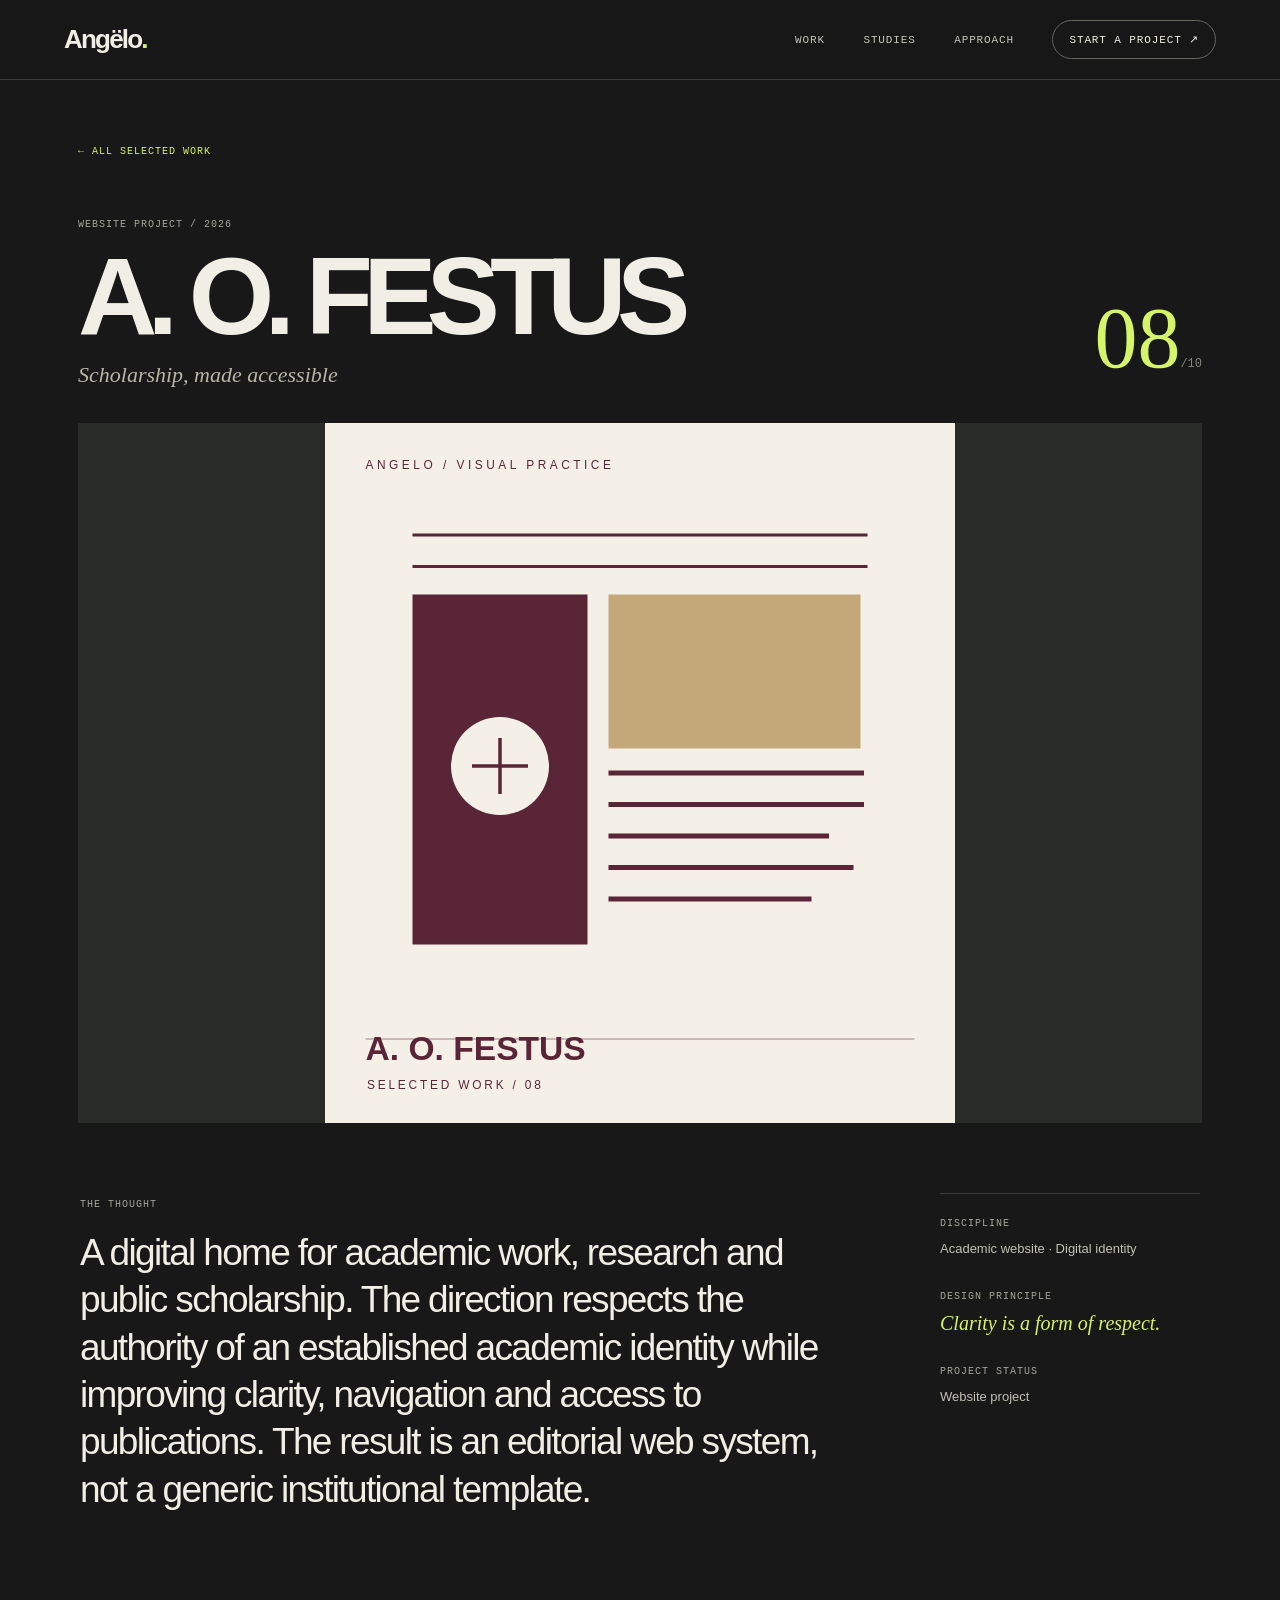
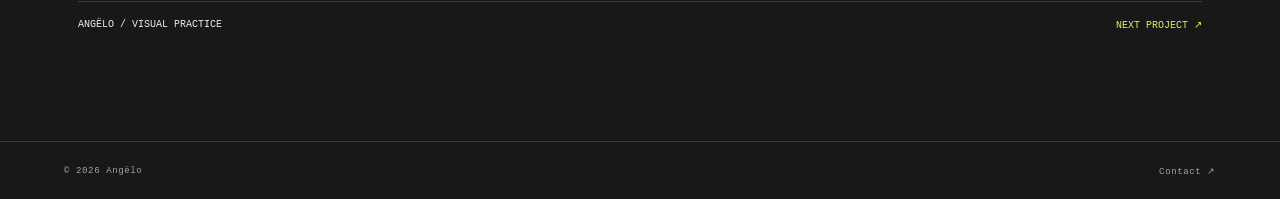
<file: work/a-o-festus/index.html>
<!doctype html><html lang="en"><head><meta charset="utf-8"><meta name="viewport" content="width=device-width,initial-scale=1"><title>A. O. FESTUS — Angëlo</title><meta name="description" content="A digital home for academic work, research and public scholarship. The direction respects the authority of an established academic identity while impr"><link rel="canonical" href="https://designsbyangelo.netlify.app/work/a-o-festus/"><meta name="theme-color" content="#171817"><meta property="og:title" content="A. O. FESTUS — Angëlo"><meta property="og:description" content="Scholarship, made accessible"><meta property="og:image" content="https://designsbyangelo.netlify.app/assets/og/angelo-social-card.svg"><link rel="icon" href="/favicon.svg"><link rel="stylesheet" href="/styles.css"><script type="importmap">{"imports":{"framer-motion":"https://esm.sh/framer-motion@12.23.24?bundle"}}</script><script type="module" src="/framer-motion.js"></script></head><body><div class="progress"></div><header class="site-header"><a class="wordmark" href="/">Angëlo<span>.</span></a><nav class="desktop-nav"><a href="/#selected">Work</a><a href="/#studies">Studies</a><a href="/#approach">Approach</a><a class="nav-cta" href="/#enquire">Start a project ↗</a></nav></header><main class="case-main"><a class="back-link" href="/#selected">← All selected work</a><div class="case-heading"><div><small>Website project / 2026</small><h1>A. O. FESTUS</h1><p>Scholarship, made accessible</p></div><strong>08<small>/10</small></strong></div><figure class="case-art"><img src="/assets/work/a-o-festus.svg" alt="A. O. FESTUS artwork"></figure><div class="case-copy-grid"><div><small>THE THOUGHT</small><h2>A digital home for academic work, research and public scholarship. The direction respects the authority of an established academic identity while improving clarity, navigation and access to publications. The result is an editorial web system, not a generic institutional template.</h2></div><aside><small>DISCIPLINE</small><p>Academic website · Digital identity</p><small>DESIGN PRINCIPLE</small><p class="case-principle">Clarity is a form of respect.</p><small>PROJECT STATUS</small><p>Website project</p></aside></div><div class="case-footer"><span>Angëlo / Visual Practice</span><a href="/work/origin-journal/">Next project ↗</a></div></main><footer class="site-footer"><span>© 2026 Angëlo</span><a href="mailto:faithakinaboyejo@gmail.com">Contact ↗</a></footer></body></html>
</file>
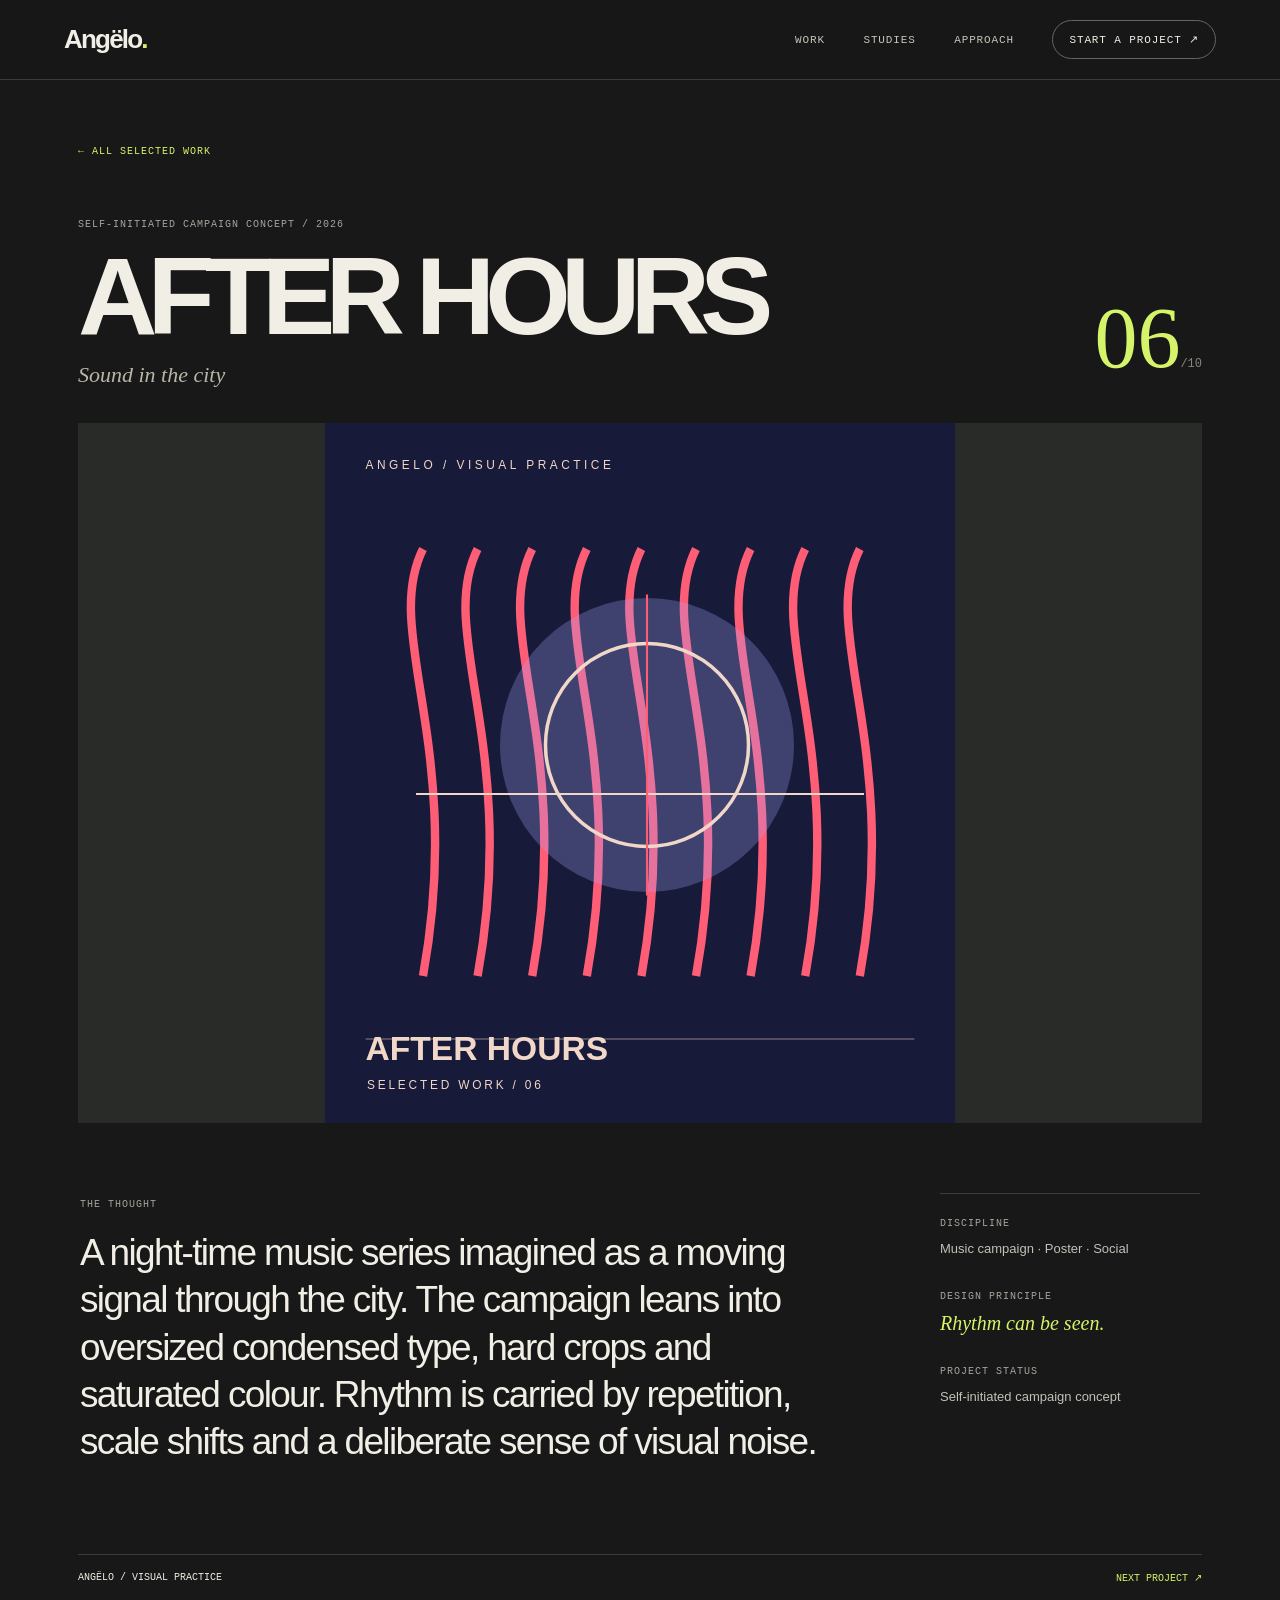
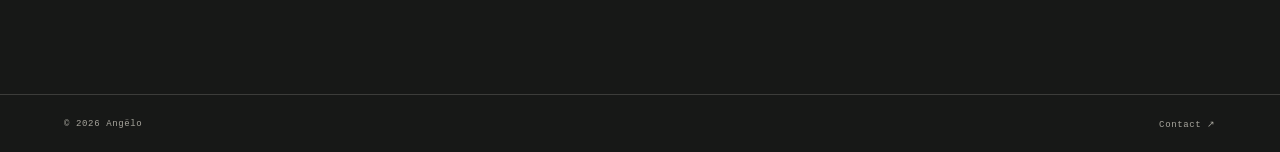
<file: work/after-hours/index.html>
<!doctype html><html lang="en"><head><meta charset="utf-8"><meta name="viewport" content="width=device-width,initial-scale=1"><title>AFTER HOURS — Angëlo</title><meta name="description" content="A night-time music series imagined as a moving signal through the city. The campaign leans into oversized condensed type, hard crops and saturated col"><link rel="canonical" href="https://designsbyangelo.netlify.app/work/after-hours/"><meta name="theme-color" content="#171817"><meta property="og:title" content="AFTER HOURS — Angëlo"><meta property="og:description" content="Sound in the city"><meta property="og:image" content="https://designsbyangelo.netlify.app/assets/og/angelo-social-card.svg"><link rel="icon" href="/favicon.svg"><link rel="stylesheet" href="/styles.css"><script type="importmap">{"imports":{"framer-motion":"https://esm.sh/framer-motion@12.23.24?bundle"}}</script><script type="module" src="/framer-motion.js"></script></head><body><div class="progress"></div><header class="site-header"><a class="wordmark" href="/">Angëlo<span>.</span></a><nav class="desktop-nav"><a href="/#selected">Work</a><a href="/#studies">Studies</a><a href="/#approach">Approach</a><a class="nav-cta" href="/#enquire">Start a project ↗</a></nav></header><main class="case-main"><a class="back-link" href="/#selected">← All selected work</a><div class="case-heading"><div><small>Self-initiated campaign concept / 2026</small><h1>AFTER HOURS</h1><p>Sound in the city</p></div><strong>06<small>/10</small></strong></div><figure class="case-art"><img src="/assets/work/after-hours.svg" alt="AFTER HOURS artwork"></figure><div class="case-copy-grid"><div><small>THE THOUGHT</small><h2>A night-time music series imagined as a moving signal through the city. The campaign leans into oversized condensed type, hard crops and saturated colour. Rhythm is carried by repetition, scale shifts and a deliberate sense of visual noise.</h2></div><aside><small>DISCIPLINE</small><p>Music campaign · Poster · Social</p><small>DESIGN PRINCIPLE</small><p class="case-principle">Rhythm can be seen.</p><small>PROJECT STATUS</small><p>Self-initiated campaign concept</p></aside></div><div class="case-footer"><span>Angëlo / Visual Practice</span><a href="/work/form-objects/">Next project ↗</a></div></main><footer class="site-footer"><span>© 2026 Angëlo</span><a href="mailto:faithakinaboyejo@gmail.com">Contact ↗</a></footer></body></html>
</file>
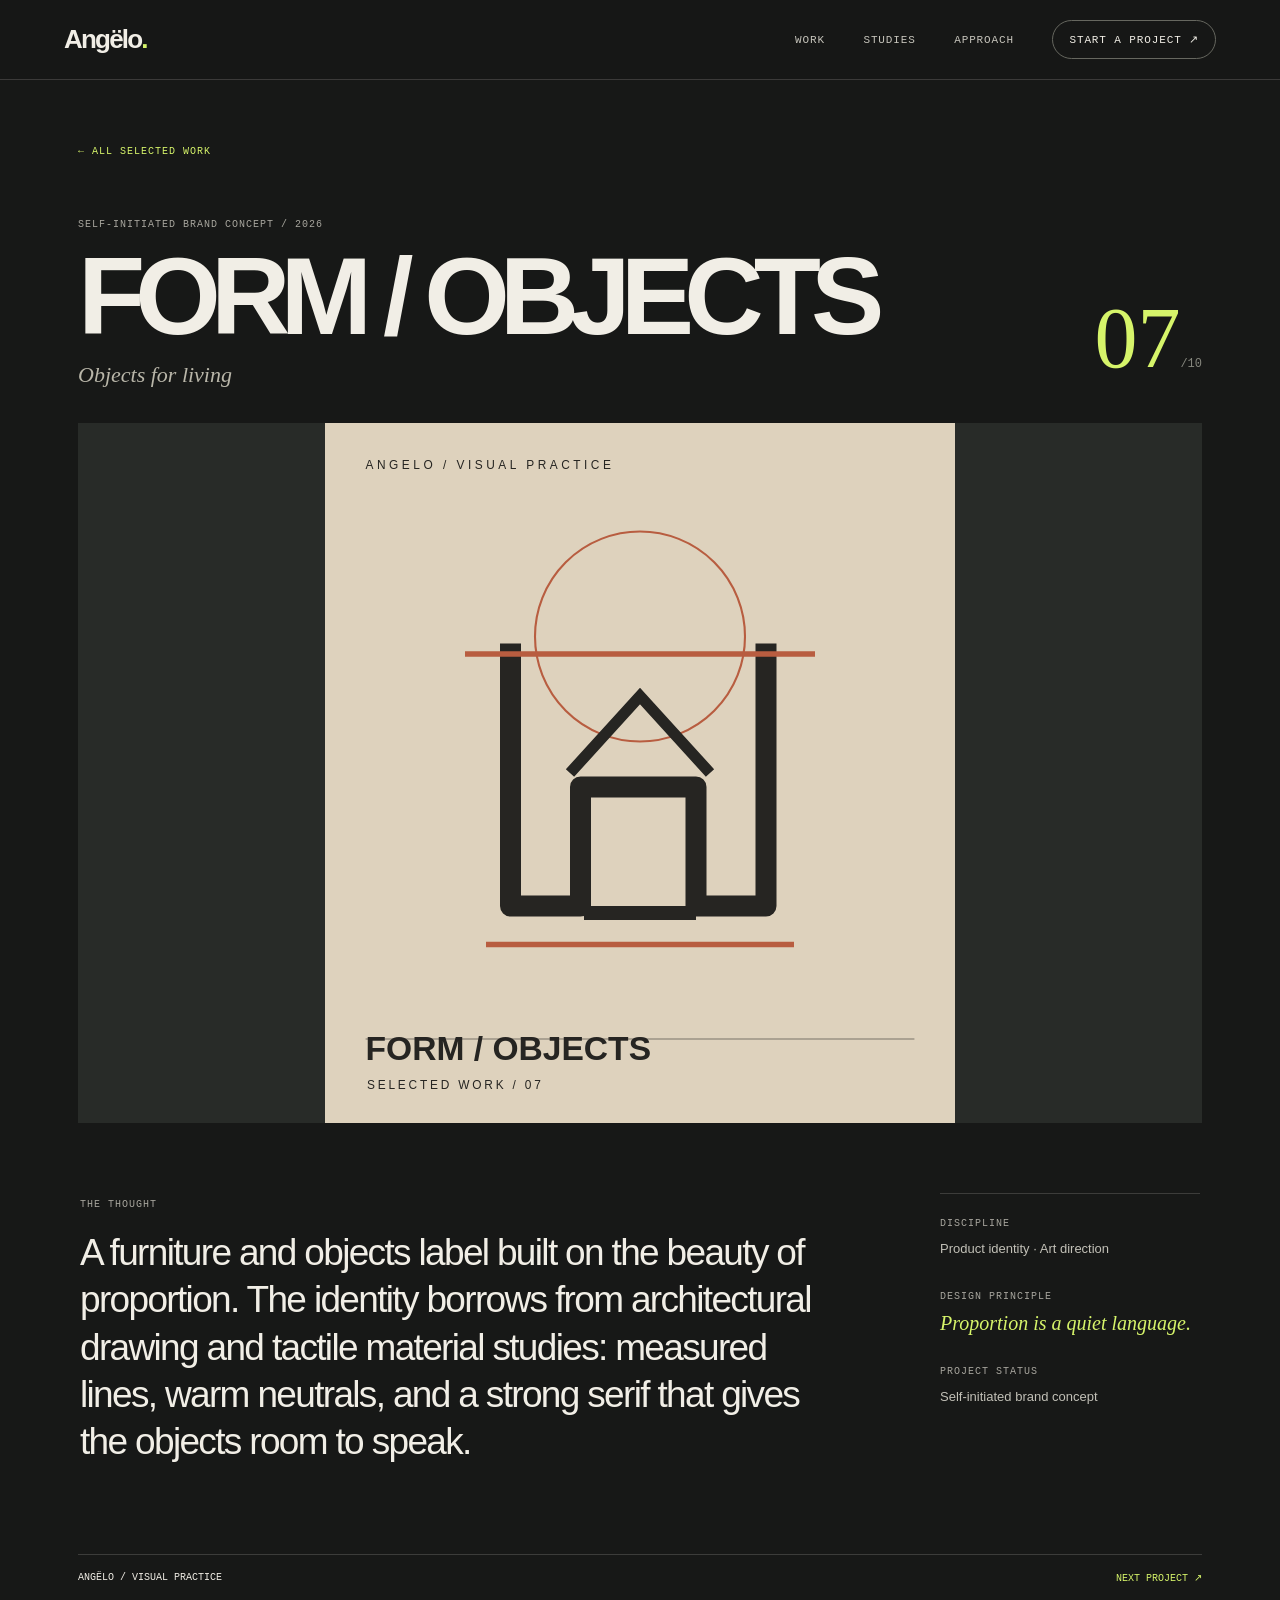
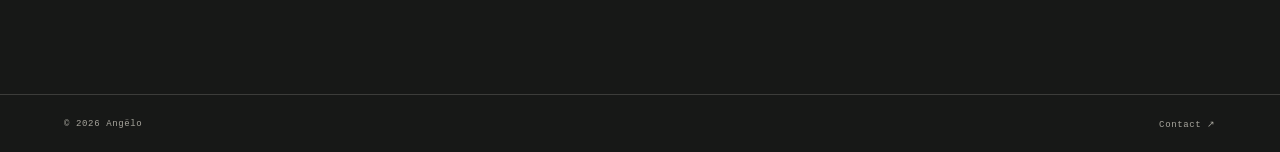
<file: work/form-objects/index.html>
<!doctype html><html lang="en"><head><meta charset="utf-8"><meta name="viewport" content="width=device-width,initial-scale=1"><title>FORM / OBJECTS — Angëlo</title><meta name="description" content="A furniture and objects label built on the beauty of proportion. The identity borrows from architectural drawing and tactile material studies: measure"><link rel="canonical" href="https://designsbyangelo.netlify.app/work/form-objects/"><meta name="theme-color" content="#171817"><meta property="og:title" content="FORM / OBJECTS — Angëlo"><meta property="og:description" content="Objects for living"><meta property="og:image" content="https://designsbyangelo.netlify.app/assets/og/angelo-social-card.svg"><link rel="icon" href="/favicon.svg"><link rel="stylesheet" href="/styles.css"><script type="importmap">{"imports":{"framer-motion":"https://esm.sh/framer-motion@12.23.24?bundle"}}</script><script type="module" src="/framer-motion.js"></script></head><body><div class="progress"></div><header class="site-header"><a class="wordmark" href="/">Angëlo<span>.</span></a><nav class="desktop-nav"><a href="/#selected">Work</a><a href="/#studies">Studies</a><a href="/#approach">Approach</a><a class="nav-cta" href="/#enquire">Start a project ↗</a></nav></header><main class="case-main"><a class="back-link" href="/#selected">← All selected work</a><div class="case-heading"><div><small>Self-initiated brand concept / 2026</small><h1>FORM / OBJECTS</h1><p>Objects for living</p></div><strong>07<small>/10</small></strong></div><figure class="case-art"><img src="/assets/work/form-objects.svg" alt="FORM / OBJECTS artwork"></figure><div class="case-copy-grid"><div><small>THE THOUGHT</small><h2>A furniture and objects label built on the beauty of proportion. The identity borrows from architectural drawing and tactile material studies: measured lines, warm neutrals, and a strong serif that gives the objects room to speak.</h2></div><aside><small>DISCIPLINE</small><p>Product identity · Art direction</p><small>DESIGN PRINCIPLE</small><p class="case-principle">Proportion is a quiet language.</p><small>PROJECT STATUS</small><p>Self-initiated brand concept</p></aside></div><div class="case-footer"><span>Angëlo / Visual Practice</span><a href="/work/a-o-festus/">Next project ↗</a></div></main><footer class="site-footer"><span>© 2026 Angëlo</span><a href="mailto:faithakinaboyejo@gmail.com">Contact ↗</a></footer></body></html>
</file>
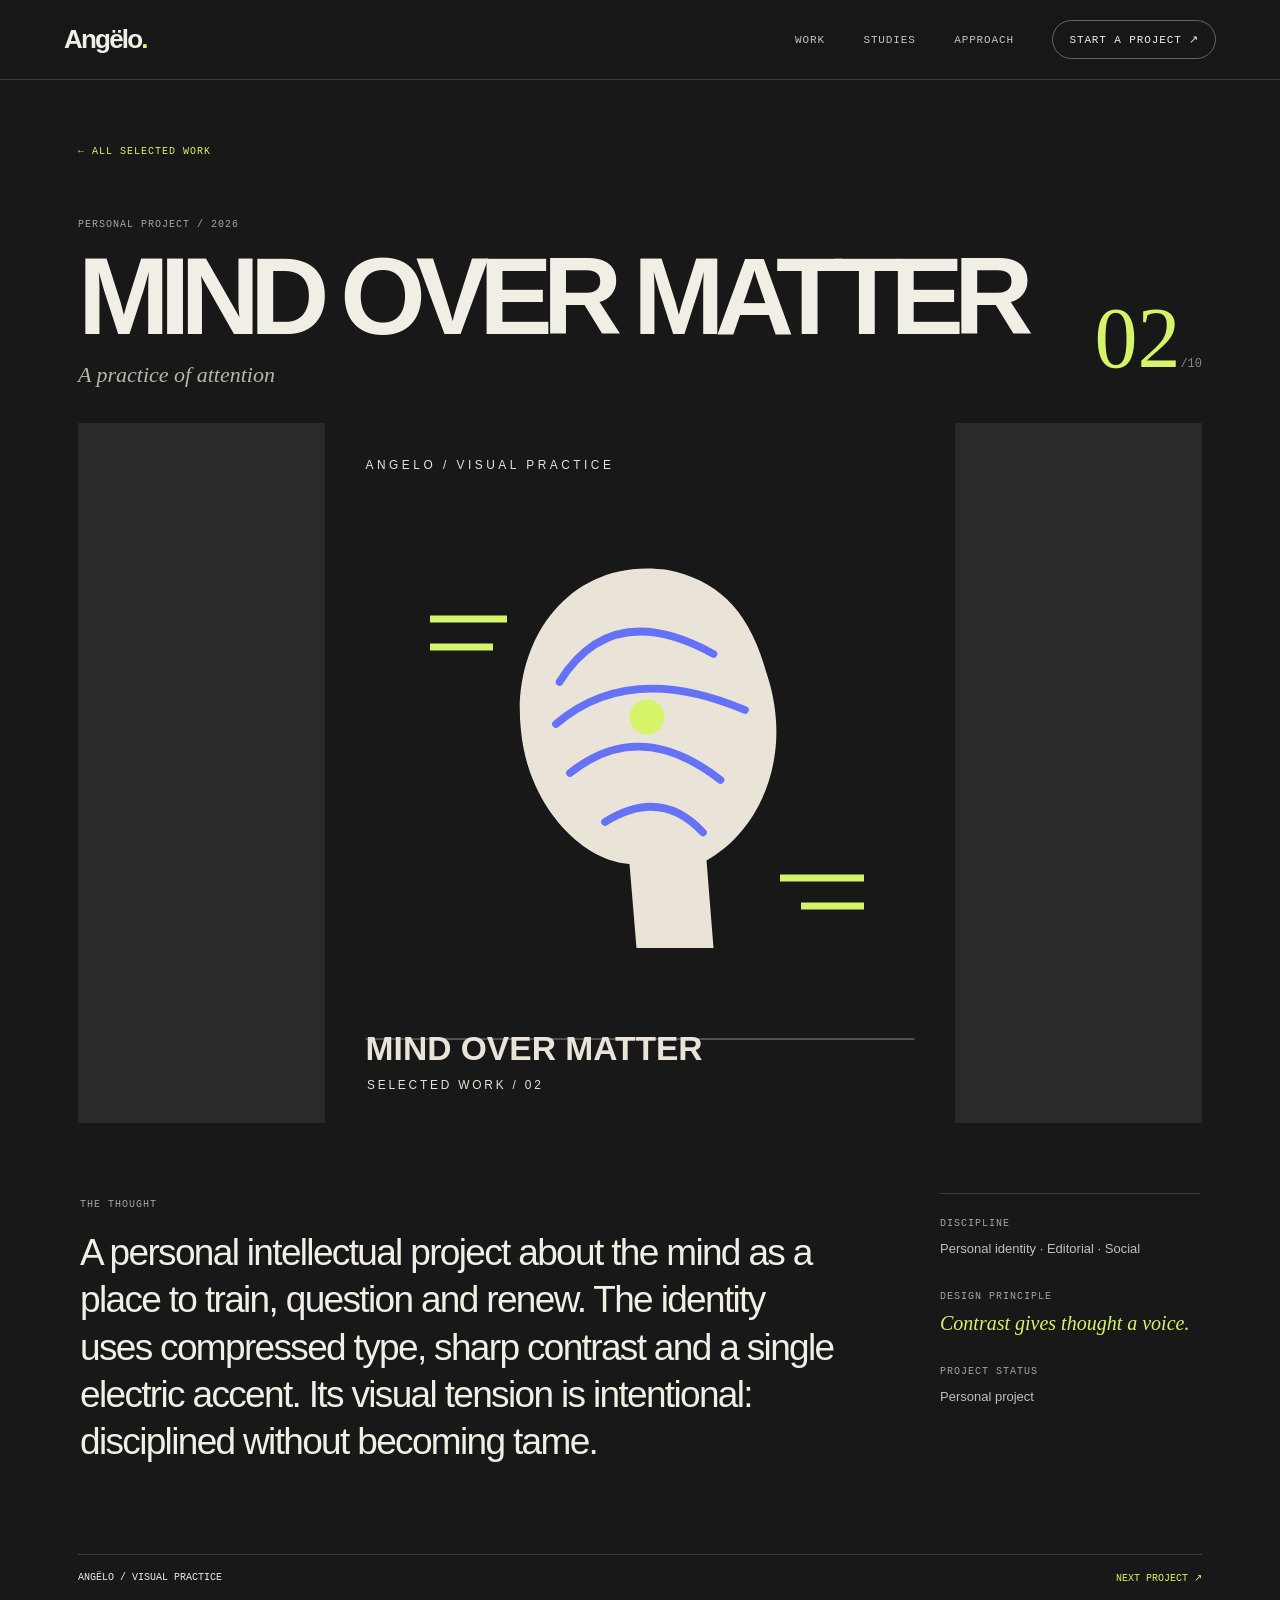
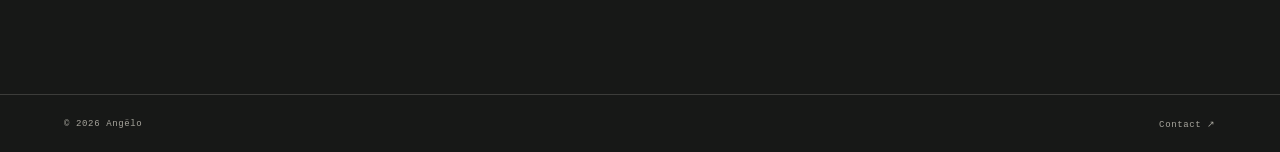
<file: work/mind-over-matter/index.html>
<!doctype html><html lang="en"><head><meta charset="utf-8"><meta name="viewport" content="width=device-width,initial-scale=1"><title>MIND OVER MATTER — Angëlo</title><meta name="description" content="A personal intellectual project about the mind as a place to train, question and renew. The identity uses compressed type, sharp contrast and a single"><link rel="canonical" href="https://designsbyangelo.netlify.app/work/mind-over-matter/"><meta name="theme-color" content="#171817"><meta property="og:title" content="MIND OVER MATTER — Angëlo"><meta property="og:description" content="A practice of attention"><meta property="og:image" content="https://designsbyangelo.netlify.app/assets/og/angelo-social-card.svg"><link rel="icon" href="/favicon.svg"><link rel="stylesheet" href="/styles.css"><script type="importmap">{"imports":{"framer-motion":"https://esm.sh/framer-motion@12.23.24?bundle"}}</script><script type="module" src="/framer-motion.js"></script></head><body><div class="progress"></div><header class="site-header"><a class="wordmark" href="/">Angëlo<span>.</span></a><nav class="desktop-nav"><a href="/#selected">Work</a><a href="/#studies">Studies</a><a href="/#approach">Approach</a><a class="nav-cta" href="/#enquire">Start a project ↗</a></nav></header><main class="case-main"><a class="back-link" href="/#selected">← All selected work</a><div class="case-heading"><div><small>Personal project / 2026</small><h1>MIND OVER MATTER</h1><p>A practice of attention</p></div><strong>02<small>/10</small></strong></div><figure class="case-art"><img src="/assets/work/mind-over-matter.svg" alt="MIND OVER MATTER artwork"></figure><div class="case-copy-grid"><div><small>THE THOUGHT</small><h2>A personal intellectual project about the mind as a place to train, question and renew. The identity uses compressed type, sharp contrast and a single electric accent. Its visual tension is intentional: disciplined without becoming tame.</h2></div><aside><small>DISCIPLINE</small><p>Personal identity · Editorial · Social</p><small>DESIGN PRINCIPLE</small><p class="case-principle">Contrast gives thought a voice.</p><small>PROJECT STATUS</small><p>Personal project</p></aside></div><div class="case-footer"><span>Angëlo / Visual Practice</span><a href="/work/the-cost-of-conformity/">Next project ↗</a></div></main><footer class="site-footer"><span>© 2026 Angëlo</span><a href="mailto:faithakinaboyejo@gmail.com">Contact ↗</a></footer></body></html>
</file>
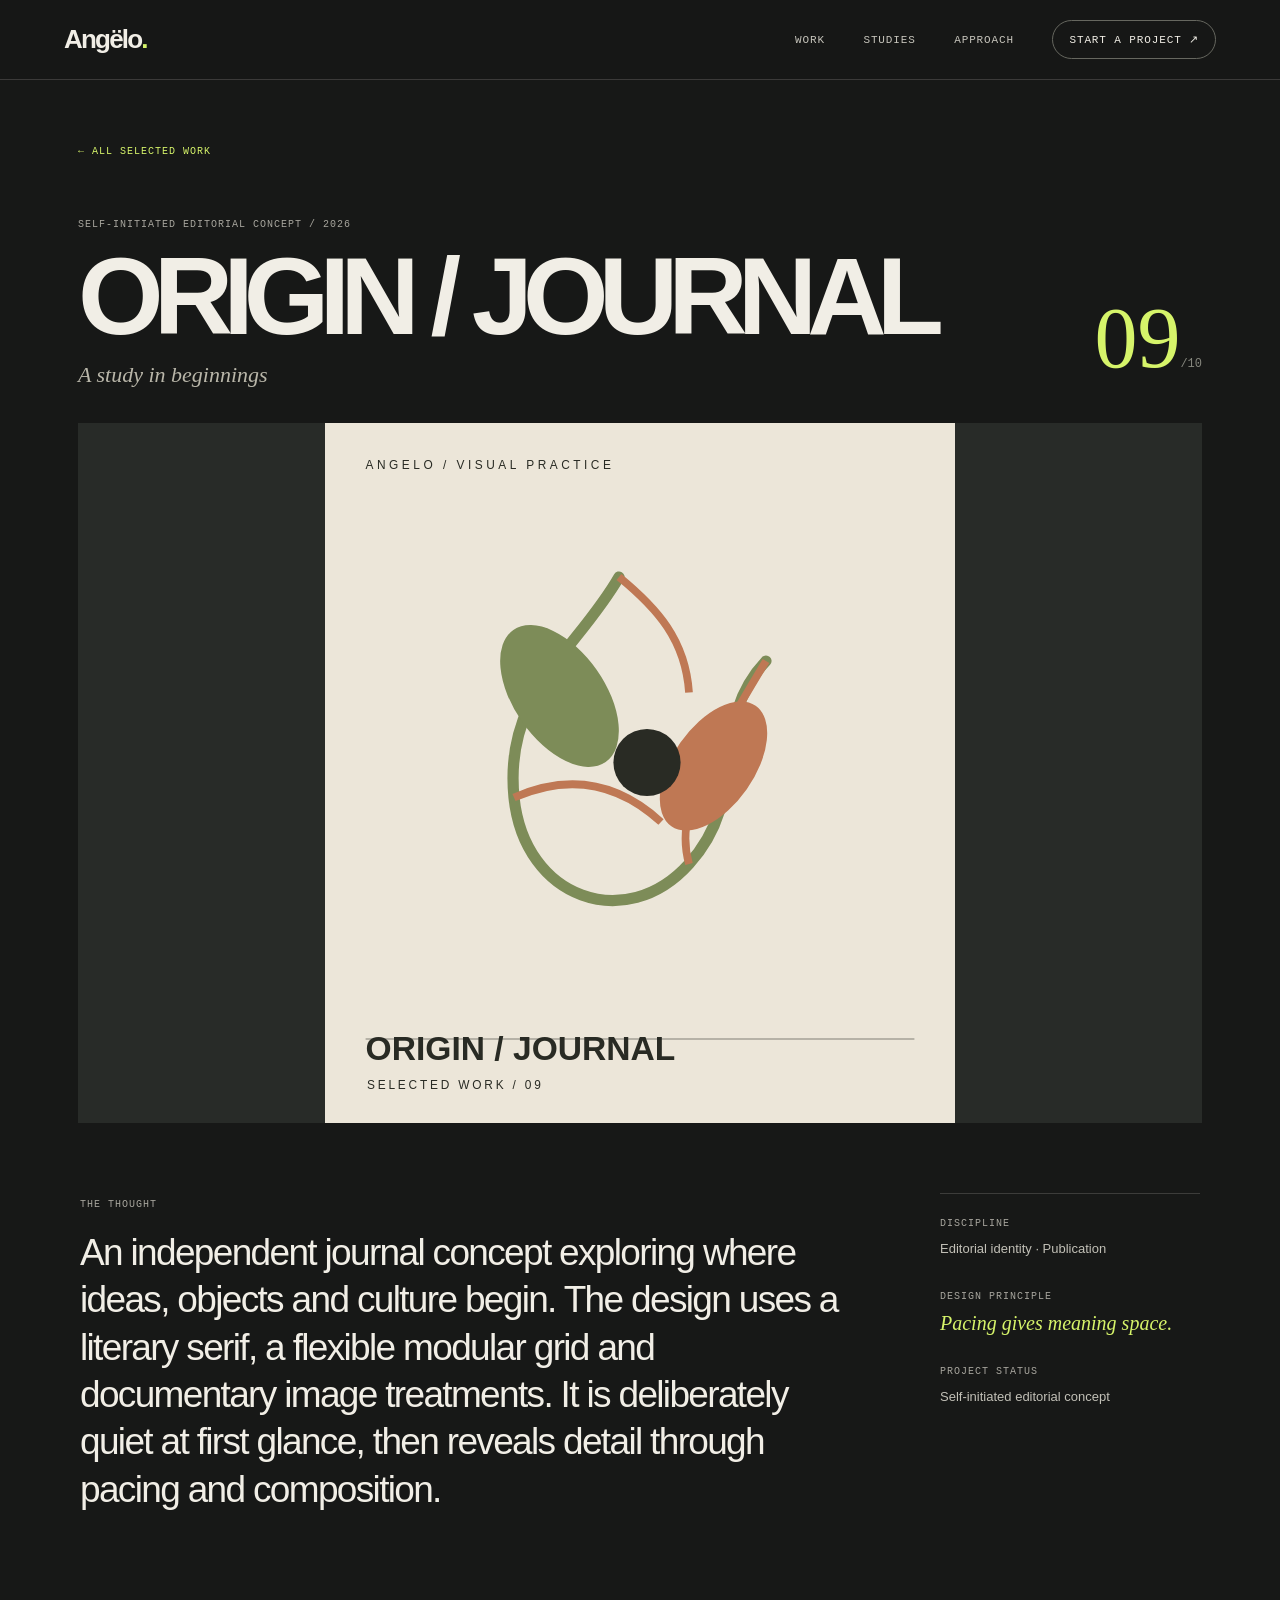
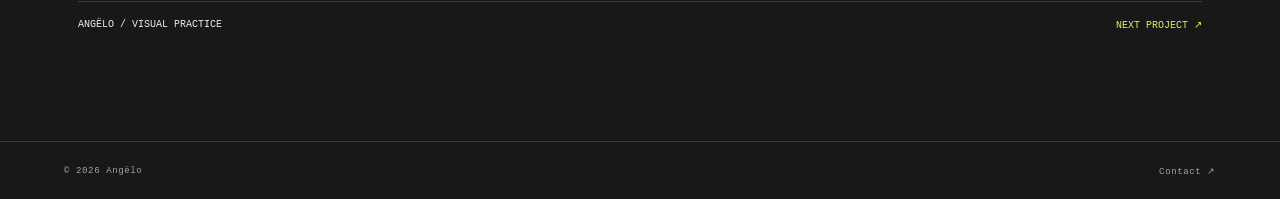
<file: work/origin-journal/index.html>
<!doctype html><html lang="en"><head><meta charset="utf-8"><meta name="viewport" content="width=device-width,initial-scale=1"><title>ORIGIN / JOURNAL — Angëlo</title><meta name="description" content="An independent journal concept exploring where ideas, objects and culture begin. The design uses a literary serif, a flexible modular grid and documen"><link rel="canonical" href="https://designsbyangelo.netlify.app/work/origin-journal/"><meta name="theme-color" content="#171817"><meta property="og:title" content="ORIGIN / JOURNAL — Angëlo"><meta property="og:description" content="A study in beginnings"><meta property="og:image" content="https://designsbyangelo.netlify.app/assets/og/angelo-social-card.svg"><link rel="icon" href="/favicon.svg"><link rel="stylesheet" href="/styles.css"><script type="importmap">{"imports":{"framer-motion":"https://esm.sh/framer-motion@12.23.24?bundle"}}</script><script type="module" src="/framer-motion.js"></script></head><body><div class="progress"></div><header class="site-header"><a class="wordmark" href="/">Angëlo<span>.</span></a><nav class="desktop-nav"><a href="/#selected">Work</a><a href="/#studies">Studies</a><a href="/#approach">Approach</a><a class="nav-cta" href="/#enquire">Start a project ↗</a></nav></header><main class="case-main"><a class="back-link" href="/#selected">← All selected work</a><div class="case-heading"><div><small>Self-initiated editorial concept / 2026</small><h1>ORIGIN / JOURNAL</h1><p>A study in beginnings</p></div><strong>09<small>/10</small></strong></div><figure class="case-art"><img src="/assets/work/origin-journal.svg" alt="ORIGIN / JOURNAL artwork"></figure><div class="case-copy-grid"><div><small>THE THOUGHT</small><h2>An independent journal concept exploring where ideas, objects and culture begin. The design uses a literary serif, a flexible modular grid and documentary image treatments. It is deliberately quiet at first glance, then reveals detail through pacing and composition.</h2></div><aside><small>DISCIPLINE</small><p>Editorial identity · Publication</p><small>DESIGN PRINCIPLE</small><p class="case-principle">Pacing gives meaning space.</p><small>PROJECT STATUS</small><p>Self-initiated editorial concept</p></aside></div><div class="case-footer"><span>Angëlo / Visual Practice</span><a href="/work/sol-olfactive/">Next project ↗</a></div></main><footer class="site-footer"><span>© 2026 Angëlo</span><a href="mailto:faithakinaboyejo@gmail.com">Contact ↗</a></footer></body></html>
</file>
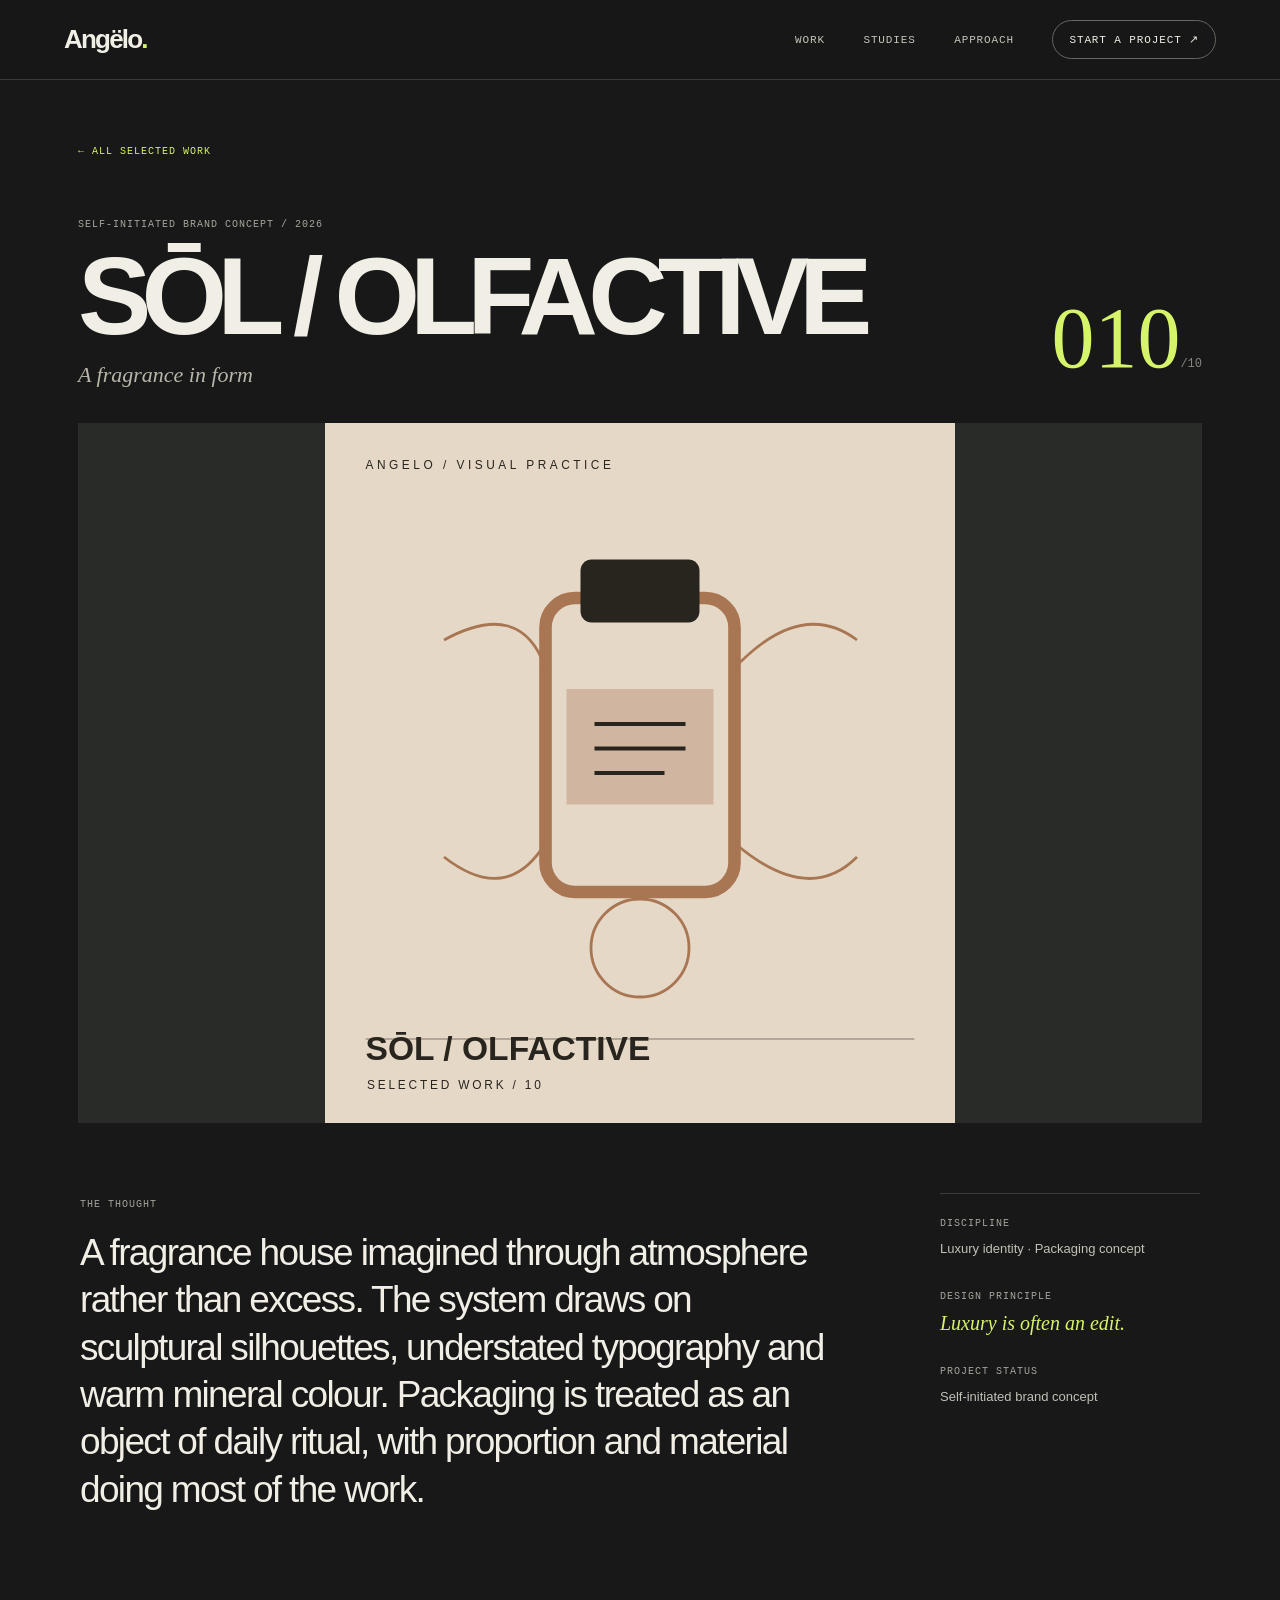
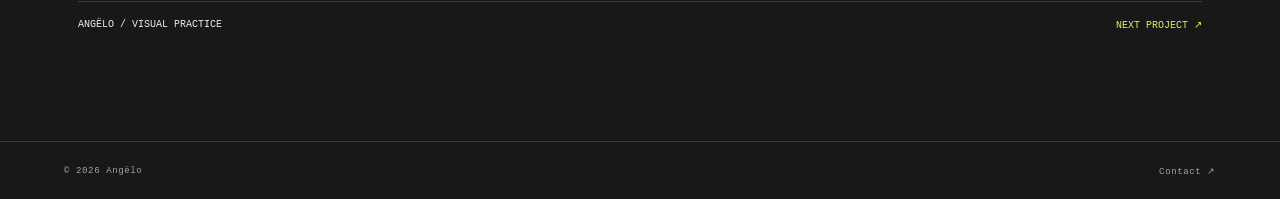
<file: work/sol-olfactive/index.html>
<!doctype html><html lang="en"><head><meta charset="utf-8"><meta name="viewport" content="width=device-width,initial-scale=1"><title>SŌL / OLFACTIVE — Angëlo</title><meta name="description" content="A fragrance house imagined through atmosphere rather than excess. The system draws on sculptural silhouettes, understated typography and warm mineral "><link rel="canonical" href="https://designsbyangelo.netlify.app/work/sol-olfactive/"><meta name="theme-color" content="#171817"><meta property="og:title" content="SŌL / OLFACTIVE — Angëlo"><meta property="og:description" content="A fragrance in form"><meta property="og:image" content="https://designsbyangelo.netlify.app/assets/og/angelo-social-card.svg"><link rel="icon" href="/favicon.svg"><link rel="stylesheet" href="/styles.css"><script type="importmap">{"imports":{"framer-motion":"https://esm.sh/framer-motion@12.23.24?bundle"}}</script><script type="module" src="/framer-motion.js"></script></head><body><div class="progress"></div><header class="site-header"><a class="wordmark" href="/">Angëlo<span>.</span></a><nav class="desktop-nav"><a href="/#selected">Work</a><a href="/#studies">Studies</a><a href="/#approach">Approach</a><a class="nav-cta" href="/#enquire">Start a project ↗</a></nav></header><main class="case-main"><a class="back-link" href="/#selected">← All selected work</a><div class="case-heading"><div><small>Self-initiated brand concept / 2026</small><h1>SŌL / OLFACTIVE</h1><p>A fragrance in form</p></div><strong>010<small>/10</small></strong></div><figure class="case-art"><img src="/assets/work/sol-olfactive.svg" alt="SŌL / OLFACTIVE artwork"></figure><div class="case-copy-grid"><div><small>THE THOUGHT</small><h2>A fragrance house imagined through atmosphere rather than excess. The system draws on sculptural silhouettes, understated typography and warm mineral colour. Packaging is treated as an object of daily ritual, with proportion and material doing most of the work.</h2></div><aside><small>DISCIPLINE</small><p>Luxury identity · Packaging concept</p><small>DESIGN PRINCIPLE</small><p class="case-principle">Luxury is often an edit.</p><small>PROJECT STATUS</small><p>Self-initiated brand concept</p></aside></div><div class="case-footer"><span>Angëlo / Visual Practice</span><a href="/work/velora/">Next project ↗</a></div></main><footer class="site-footer"><span>© 2026 Angëlo</span><a href="mailto:faithakinaboyejo@gmail.com">Contact ↗</a></footer></body></html>
</file>
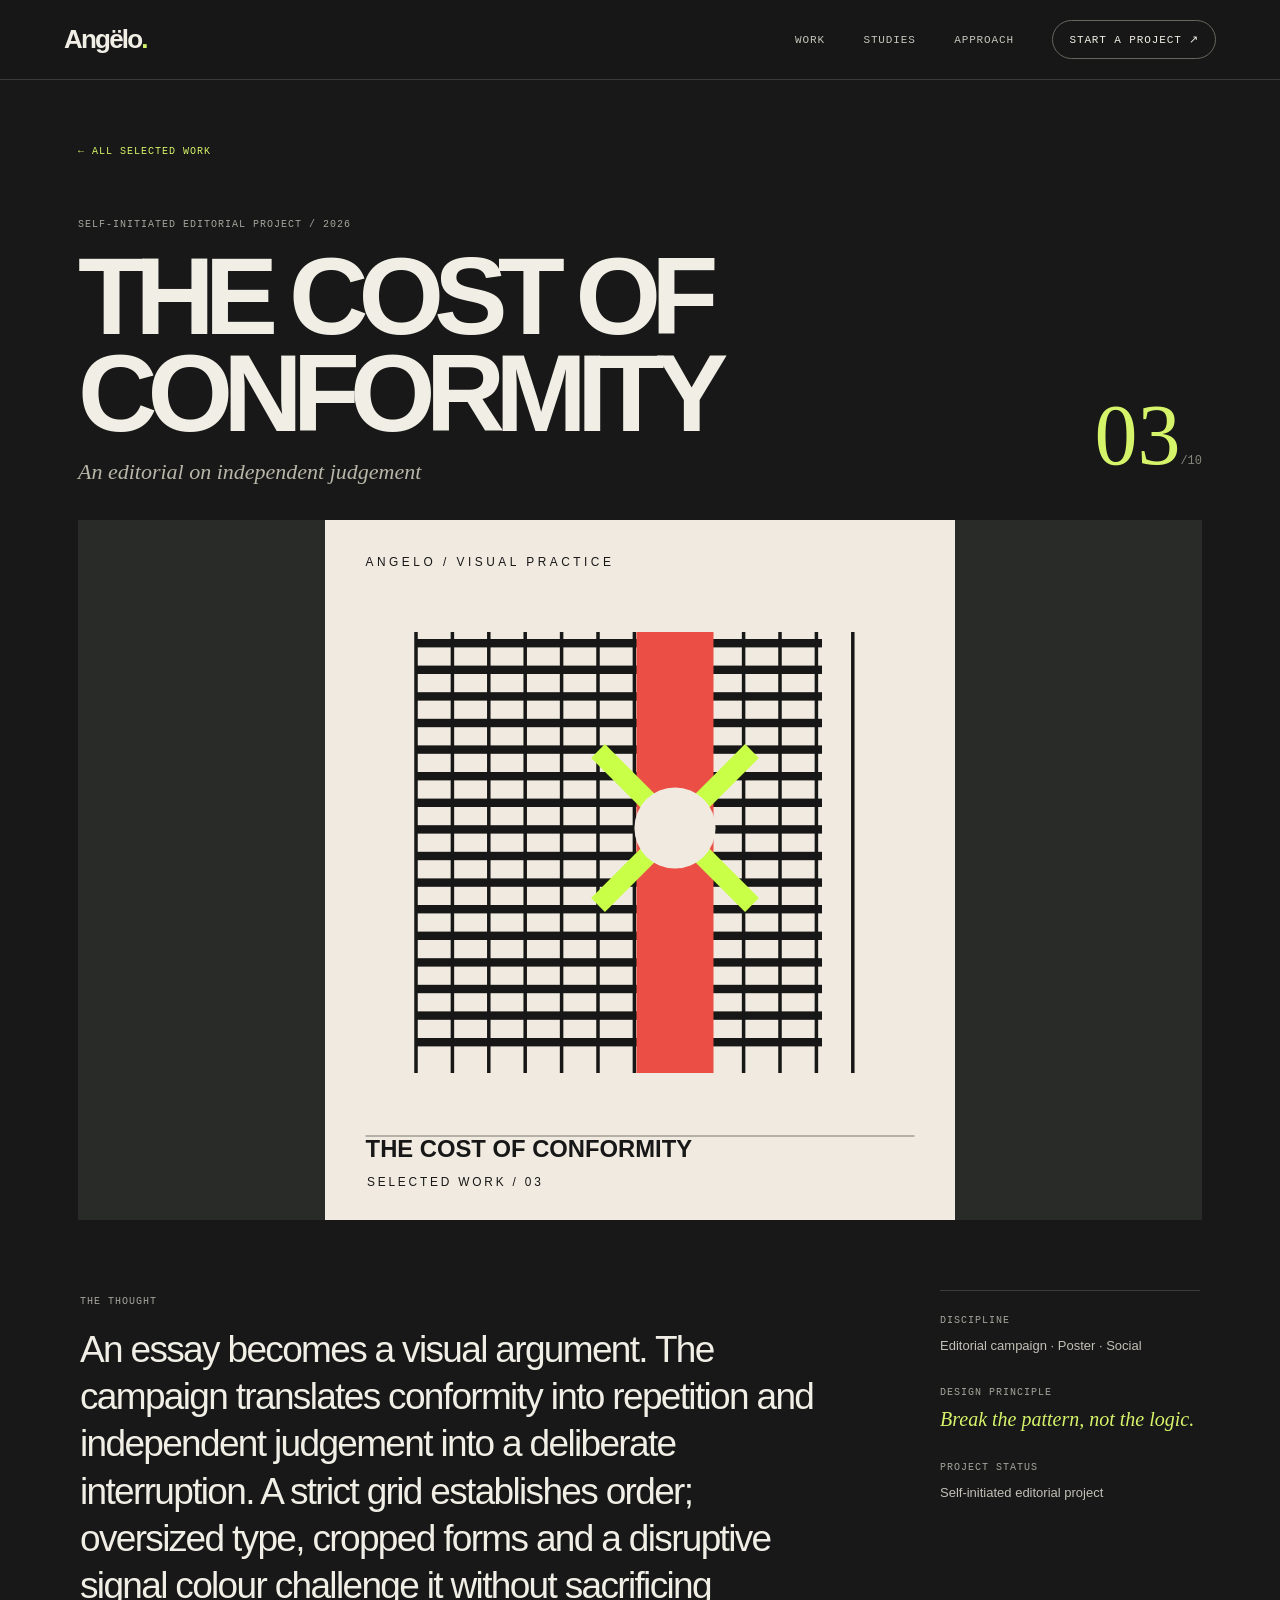
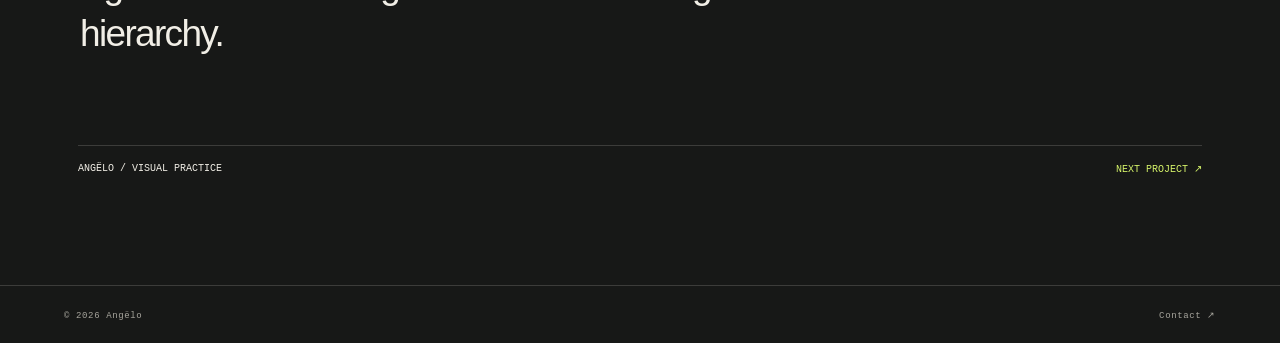
<file: work/the-cost-of-conformity/index.html>
<!doctype html><html lang="en"><head><meta charset="utf-8"><meta name="viewport" content="width=device-width,initial-scale=1"><title>THE COST OF CONFORMITY — Angëlo</title><meta name="description" content="An essay becomes a visual argument. The campaign translates conformity into repetition and independent judgement into a deliberate interruption. A str"><link rel="canonical" href="https://designsbyangelo.netlify.app/work/the-cost-of-conformity/"><meta name="theme-color" content="#171817"><meta property="og:title" content="THE COST OF CONFORMITY — Angëlo"><meta property="og:description" content="An editorial on independent judgement"><meta property="og:image" content="https://designsbyangelo.netlify.app/assets/og/angelo-social-card.svg"><link rel="icon" href="/favicon.svg"><link rel="stylesheet" href="/styles.css"><script type="importmap">{"imports":{"framer-motion":"https://esm.sh/framer-motion@12.23.24?bundle"}}</script><script type="module" src="/framer-motion.js"></script></head><body><div class="progress"></div><header class="site-header"><a class="wordmark" href="/">Angëlo<span>.</span></a><nav class="desktop-nav"><a href="/#selected">Work</a><a href="/#studies">Studies</a><a href="/#approach">Approach</a><a class="nav-cta" href="/#enquire">Start a project ↗</a></nav></header><main class="case-main"><a class="back-link" href="/#selected">← All selected work</a><div class="case-heading"><div><small>Self-initiated editorial project / 2026</small><h1>THE COST OF CONFORMITY</h1><p>An editorial on independent judgement</p></div><strong>03<small>/10</small></strong></div><figure class="case-art"><img src="/assets/work/the-cost-of-conformity.svg" alt="THE COST OF CONFORMITY artwork"></figure><div class="case-copy-grid"><div><small>THE THOUGHT</small><h2>An essay becomes a visual argument. The campaign translates conformity into repetition and independent judgement into a deliberate interruption. A strict grid establishes order; oversized type, cropped forms and a disruptive signal colour challenge it without sacrificing hierarchy.</h2></div><aside><small>DISCIPLINE</small><p>Editorial campaign · Poster · Social</p><small>DESIGN PRINCIPLE</small><p class="case-principle">Break the pattern, not the logic.</p><small>PROJECT STATUS</small><p>Self-initiated editorial project</p></aside></div><div class="case-footer"><span>Angëlo / Visual Practice</span><a href="/work/the-web-maven/">Next project ↗</a></div></main><footer class="site-footer"><span>© 2026 Angëlo</span><a href="mailto:faithakinaboyejo@gmail.com">Contact ↗</a></footer></body></html>
</file>
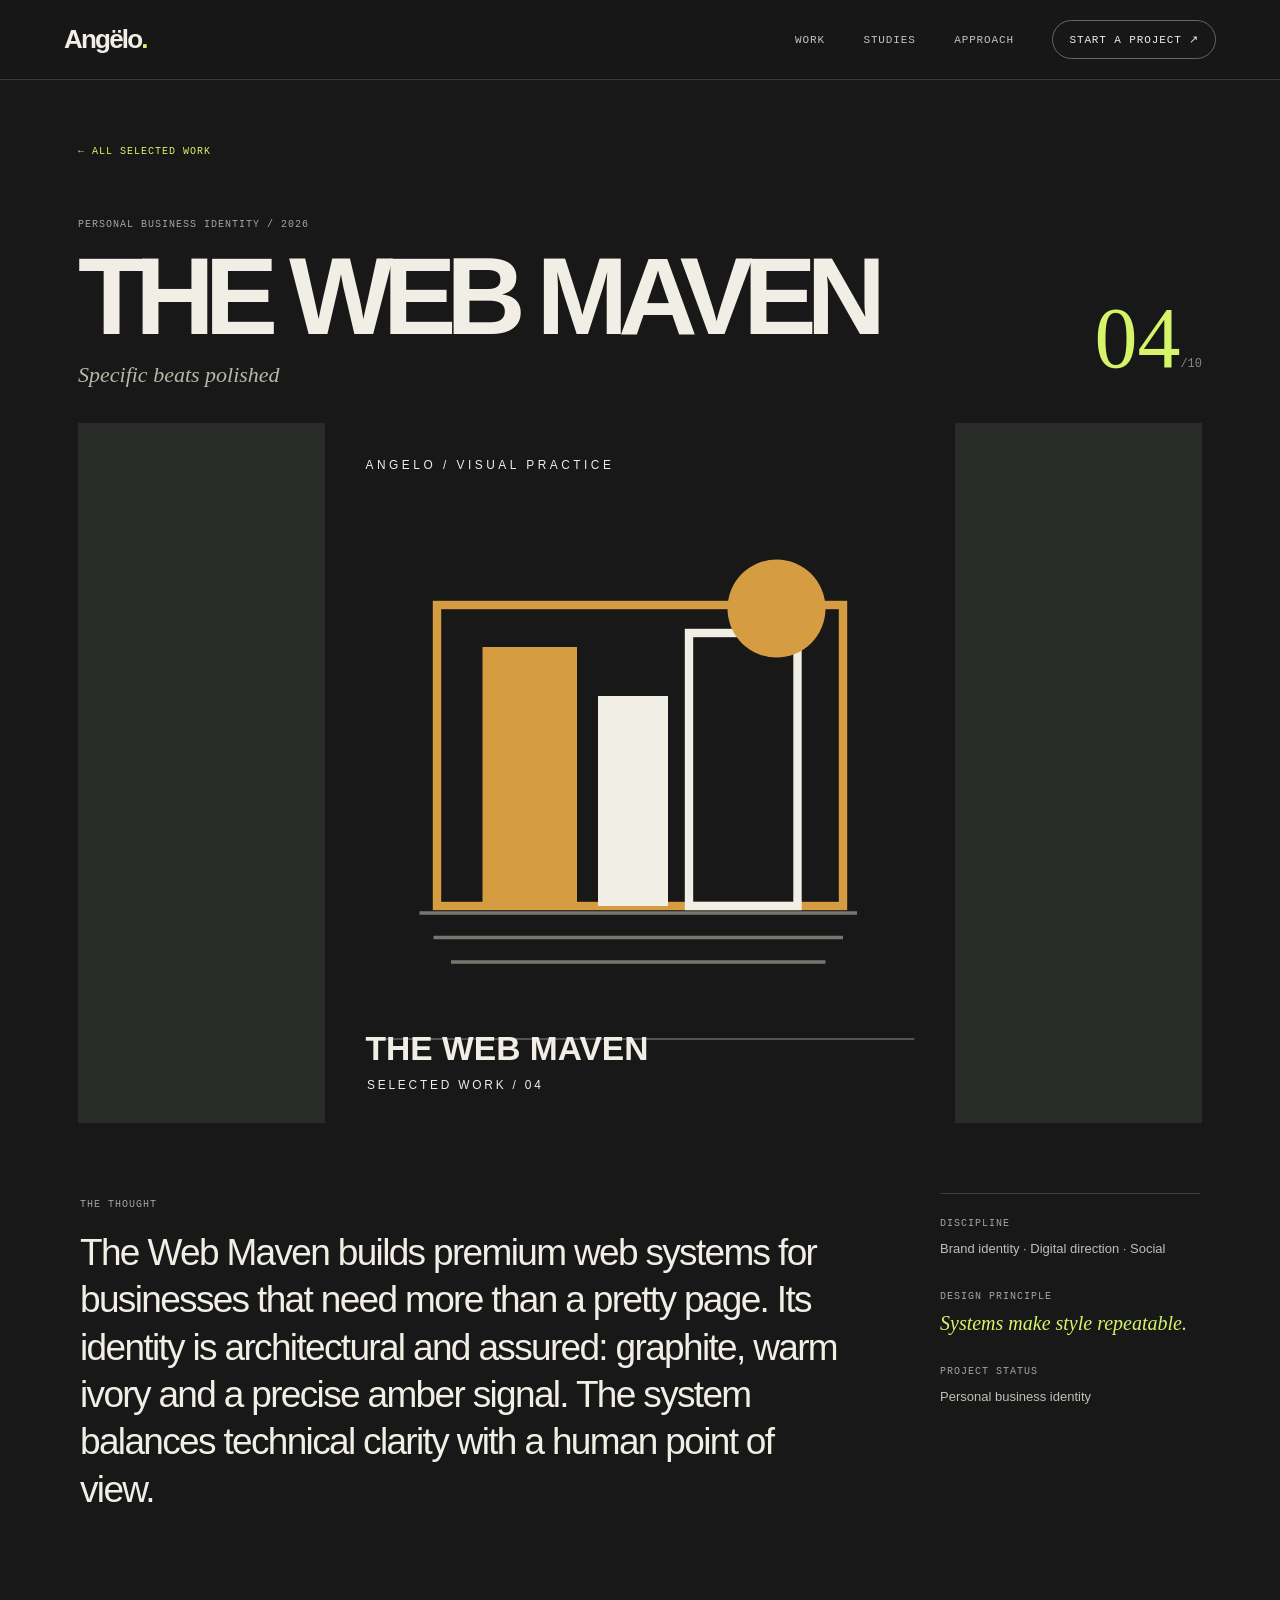
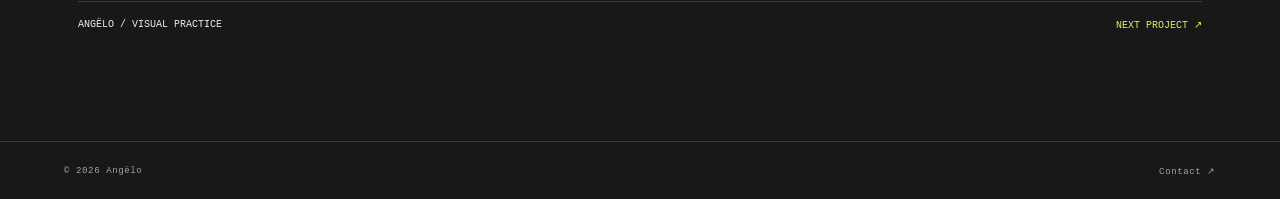
<file: work/the-web-maven/index.html>
<!doctype html><html lang="en"><head><meta charset="utf-8"><meta name="viewport" content="width=device-width,initial-scale=1"><title>THE WEB MAVEN — Angëlo</title><meta name="description" content="The Web Maven builds premium web systems for businesses that need more than a pretty page. Its identity is architectural and assured: graphite, warm i"><link rel="canonical" href="https://designsbyangelo.netlify.app/work/the-web-maven/"><meta name="theme-color" content="#171817"><meta property="og:title" content="THE WEB MAVEN — Angëlo"><meta property="og:description" content="Specific beats polished"><meta property="og:image" content="https://designsbyangelo.netlify.app/assets/og/angelo-social-card.svg"><link rel="icon" href="/favicon.svg"><link rel="stylesheet" href="/styles.css"><script type="importmap">{"imports":{"framer-motion":"https://esm.sh/framer-motion@12.23.24?bundle"}}</script><script type="module" src="/framer-motion.js"></script></head><body><div class="progress"></div><header class="site-header"><a class="wordmark" href="/">Angëlo<span>.</span></a><nav class="desktop-nav"><a href="/#selected">Work</a><a href="/#studies">Studies</a><a href="/#approach">Approach</a><a class="nav-cta" href="/#enquire">Start a project ↗</a></nav></header><main class="case-main"><a class="back-link" href="/#selected">← All selected work</a><div class="case-heading"><div><small>Personal business identity / 2026</small><h1>THE WEB MAVEN</h1><p>Specific beats polished</p></div><strong>04<small>/10</small></strong></div><figure class="case-art"><img src="/assets/work/the-web-maven.svg" alt="THE WEB MAVEN artwork"></figure><div class="case-copy-grid"><div><small>THE THOUGHT</small><h2>The Web Maven builds premium web systems for businesses that need more than a pretty page. Its identity is architectural and assured: graphite, warm ivory and a precise amber signal. The system balances technical clarity with a human point of view.</h2></div><aside><small>DISCIPLINE</small><p>Brand identity · Digital direction · Social</p><small>DESIGN PRINCIPLE</small><p class="case-principle">Systems make style repeatable.</p><small>PROJECT STATUS</small><p>Personal business identity</p></aside></div><div class="case-footer"><span>Angëlo / Visual Practice</span><a href="/work/twm-realty/">Next project ↗</a></div></main><footer class="site-footer"><span>© 2026 Angëlo</span><a href="mailto:faithakinaboyejo@gmail.com">Contact ↗</a></footer></body></html>
</file>
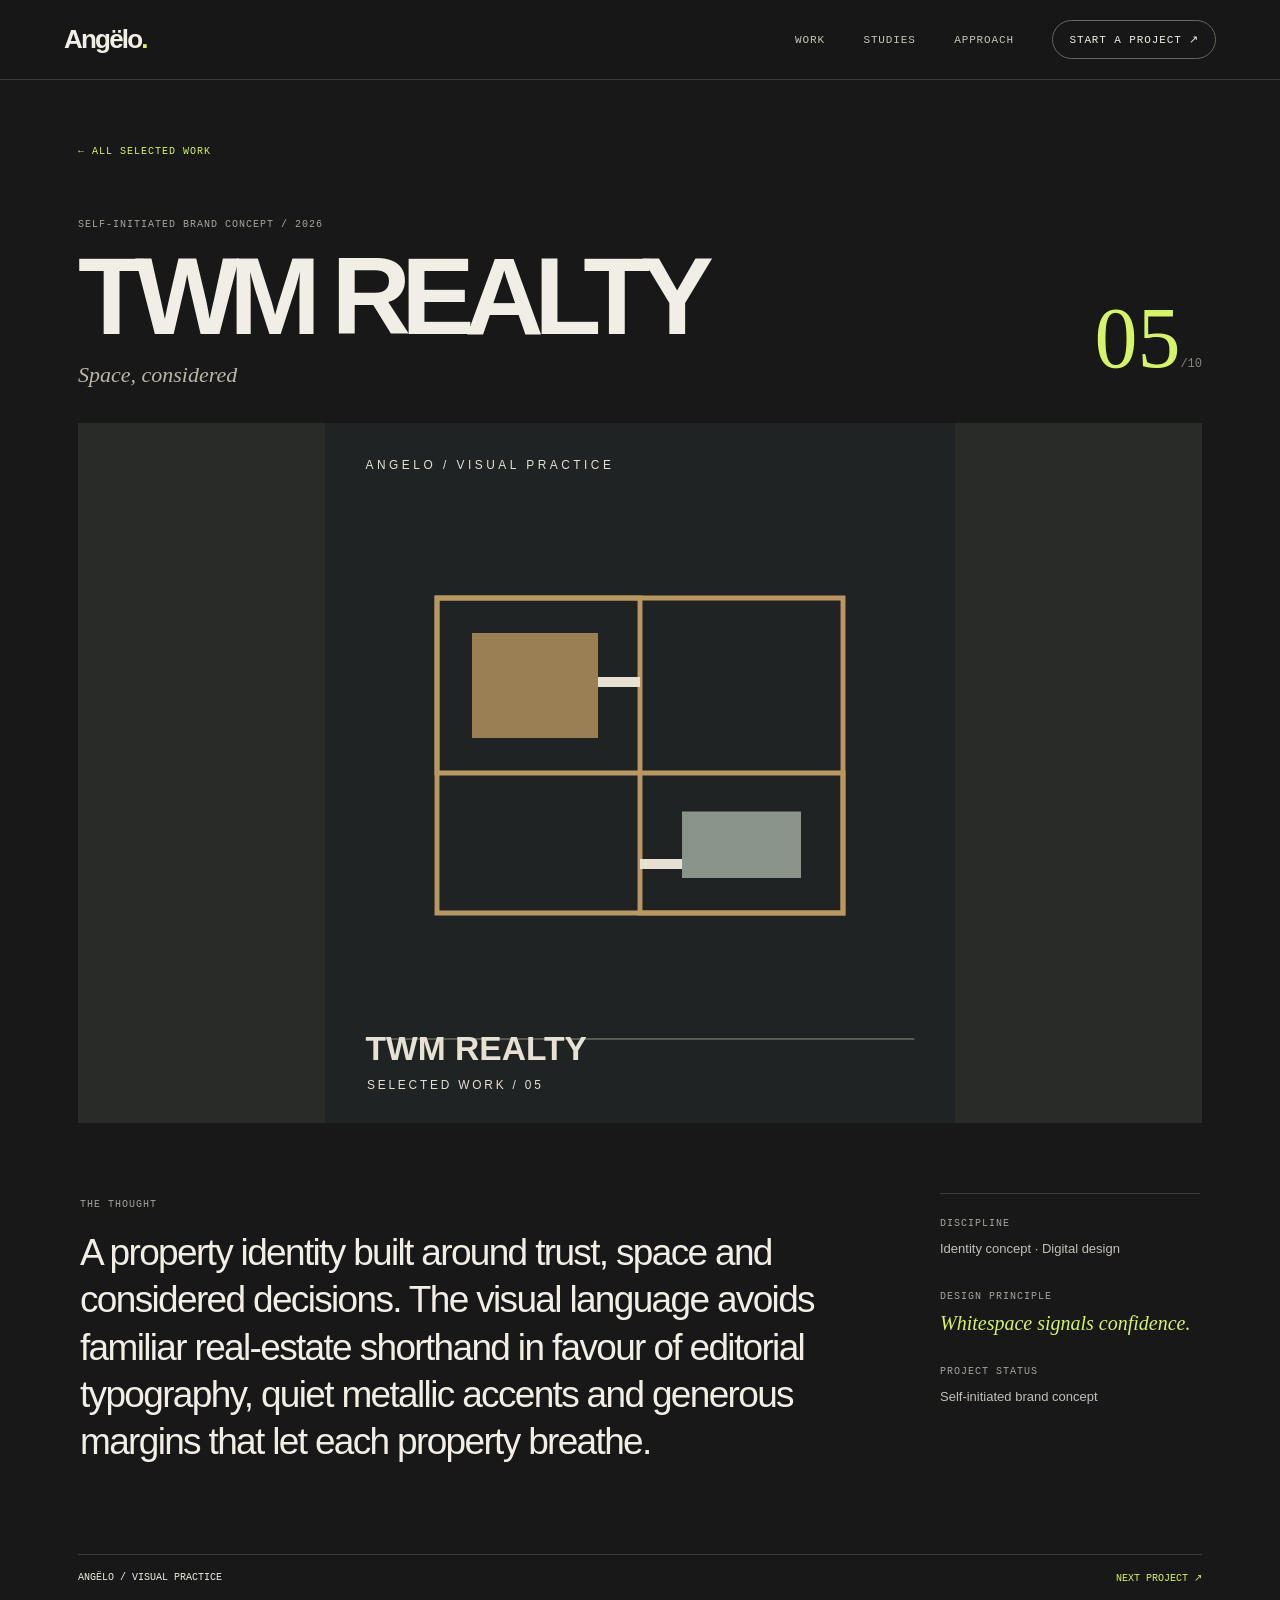
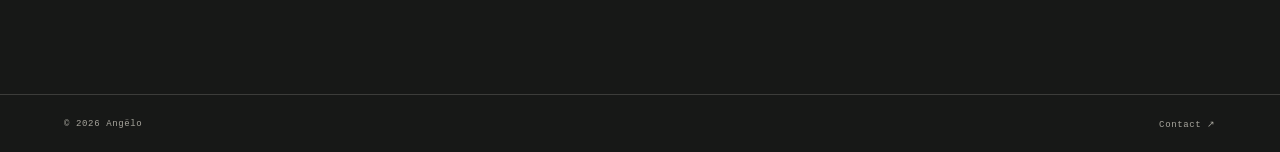
<file: work/twm-realty/index.html>
<!doctype html><html lang="en"><head><meta charset="utf-8"><meta name="viewport" content="width=device-width,initial-scale=1"><title>TWM REALTY — Angëlo</title><meta name="description" content="A property identity built around trust, space and considered decisions. The visual language avoids familiar real-estate shorthand in favour of editori"><link rel="canonical" href="https://designsbyangelo.netlify.app/work/twm-realty/"><meta name="theme-color" content="#171817"><meta property="og:title" content="TWM REALTY — Angëlo"><meta property="og:description" content="Space, considered"><meta property="og:image" content="https://designsbyangelo.netlify.app/assets/og/angelo-social-card.svg"><link rel="icon" href="/favicon.svg"><link rel="stylesheet" href="/styles.css"><script type="importmap">{"imports":{"framer-motion":"https://esm.sh/framer-motion@12.23.24?bundle"}}</script><script type="module" src="/framer-motion.js"></script></head><body><div class="progress"></div><header class="site-header"><a class="wordmark" href="/">Angëlo<span>.</span></a><nav class="desktop-nav"><a href="/#selected">Work</a><a href="/#studies">Studies</a><a href="/#approach">Approach</a><a class="nav-cta" href="/#enquire">Start a project ↗</a></nav></header><main class="case-main"><a class="back-link" href="/#selected">← All selected work</a><div class="case-heading"><div><small>Self-initiated brand concept / 2026</small><h1>TWM REALTY</h1><p>Space, considered</p></div><strong>05<small>/10</small></strong></div><figure class="case-art"><img src="/assets/work/twm-realty.svg" alt="TWM REALTY artwork"></figure><div class="case-copy-grid"><div><small>THE THOUGHT</small><h2>A property identity built around trust, space and considered decisions. The visual language avoids familiar real-estate shorthand in favour of editorial typography, quiet metallic accents and generous margins that let each property breathe.</h2></div><aside><small>DISCIPLINE</small><p>Identity concept · Digital design</p><small>DESIGN PRINCIPLE</small><p class="case-principle">Whitespace signals confidence.</p><small>PROJECT STATUS</small><p>Self-initiated brand concept</p></aside></div><div class="case-footer"><span>Angëlo / Visual Practice</span><a href="/work/after-hours/">Next project ↗</a></div></main><footer class="site-footer"><span>© 2026 Angëlo</span><a href="mailto:faithakinaboyejo@gmail.com">Contact ↗</a></footer></body></html>
</file>
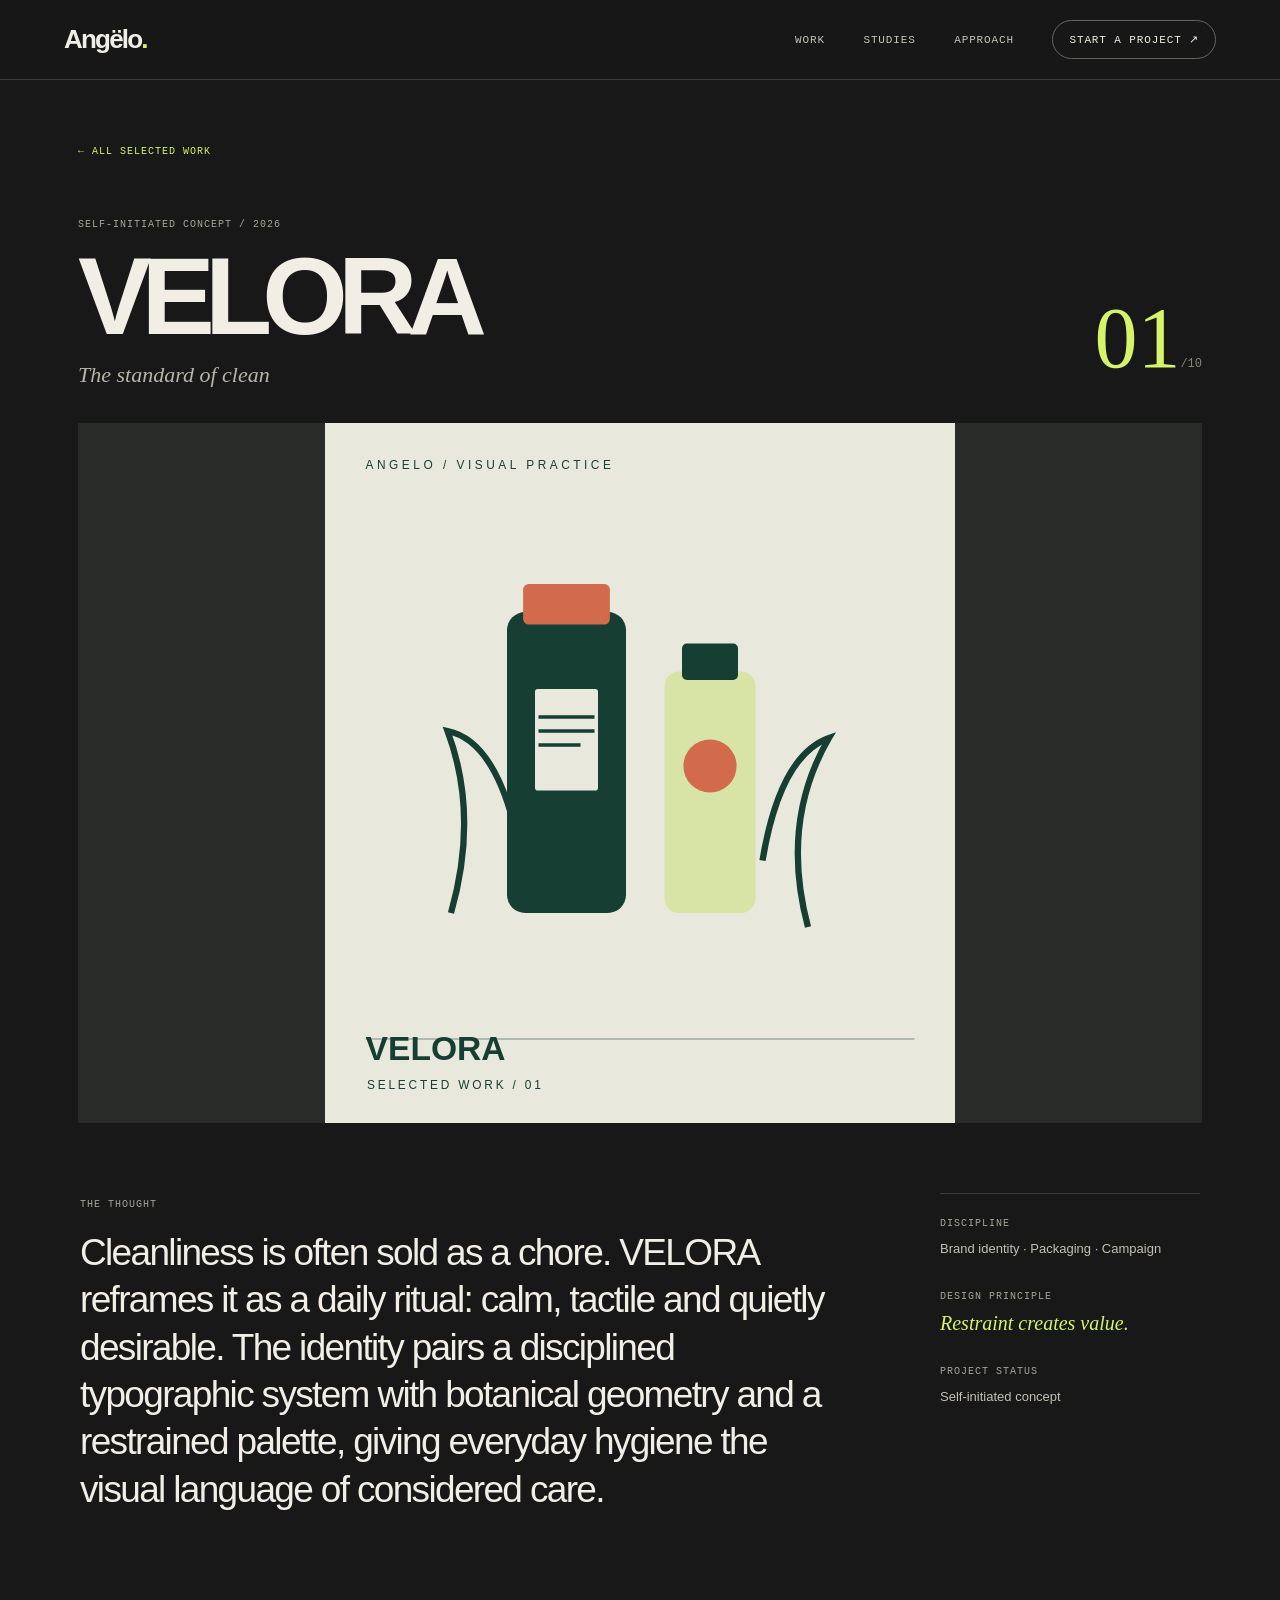
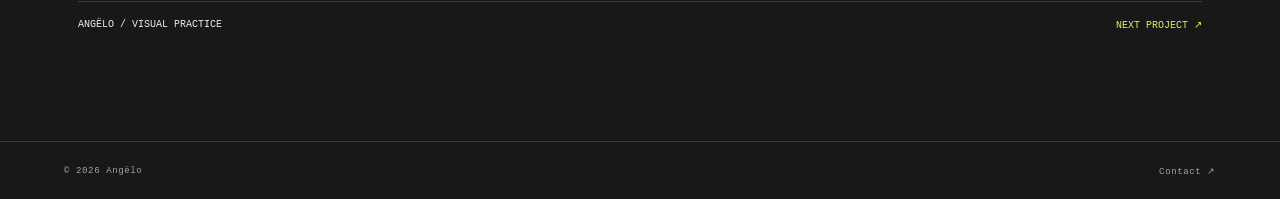
<file: work/velora/index.html>
<!doctype html><html lang="en"><head><meta charset="utf-8"><meta name="viewport" content="width=device-width,initial-scale=1"><title>VELORA — Angëlo</title><meta name="description" content="Cleanliness is often sold as a chore. VELORA reframes it as a daily ritual: calm, tactile and quietly desirable. The identity pairs a disciplined typo"><link rel="canonical" href="https://designsbyangelo.netlify.app/work/velora/"><meta name="theme-color" content="#171817"><meta property="og:title" content="VELORA — Angëlo"><meta property="og:description" content="The standard of clean"><meta property="og:image" content="https://designsbyangelo.netlify.app/assets/og/angelo-social-card.svg"><link rel="icon" href="/favicon.svg"><link rel="stylesheet" href="/styles.css"><script type="importmap">{"imports":{"framer-motion":"https://esm.sh/framer-motion@12.23.24?bundle"}}</script><script type="module" src="/framer-motion.js"></script></head><body><div class="progress"></div><header class="site-header"><a class="wordmark" href="/">Angëlo<span>.</span></a><nav class="desktop-nav"><a href="/#selected">Work</a><a href="/#studies">Studies</a><a href="/#approach">Approach</a><a class="nav-cta" href="/#enquire">Start a project ↗</a></nav></header><main class="case-main"><a class="back-link" href="/#selected">← All selected work</a><div class="case-heading"><div><small>Self-initiated concept / 2026</small><h1>VELORA</h1><p>The standard of clean</p></div><strong>01<small>/10</small></strong></div><figure class="case-art"><img src="/assets/work/velora.svg" alt="VELORA artwork"></figure><div class="case-copy-grid"><div><small>THE THOUGHT</small><h2>Cleanliness is often sold as a chore. VELORA reframes it as a daily ritual: calm, tactile and quietly desirable. The identity pairs a disciplined typographic system with botanical geometry and a restrained palette, giving everyday hygiene the visual language of considered care.</h2></div><aside><small>DISCIPLINE</small><p>Brand identity · Packaging · Campaign</p><small>DESIGN PRINCIPLE</small><p class="case-principle">Restraint creates value.</p><small>PROJECT STATUS</small><p>Self-initiated concept</p></aside></div><div class="case-footer"><span>Angëlo / Visual Practice</span><a href="/work/mind-over-matter/">Next project ↗</a></div></main><footer class="site-footer"><span>© 2026 Angëlo</span><a href="mailto:faithakinaboyejo@gmail.com">Contact ↗</a></footer></body></html>
</file>
<file: styles.css>
:root{--ink:#171817;--paper:#f1eee6;--muted:#a7a59d;--line:rgba(241,238,230,.17);--cobalt:#4c66ff;--verm:#f05b45;--acid:#d6f46a;--serif:"Playfair Display",Georgia,serif;--sans:"DM Sans",Arial,sans-serif;--mono:"DM Mono",monospace;--ease:cubic-bezier(.22,1,.36,1);color-scheme:dark;scroll-behavior:smooth}*{box-sizing:border-box}html{scroll-padding-top:85px}body{margin:0;background:var(--ink);color:var(--paper);font-family:var(--sans);-webkit-font-smoothing:antialiased}a{color:inherit;text-decoration:none}button,select{font:inherit}.progress{position:fixed;z-index:1000;left:0;top:0;height:2px;width:0;background:var(--acid)}.site-header{position:sticky;top:0;z-index:100;display:flex;align-items:center;justify-content:space-between;padding:20px clamp(22px,5vw,78px);background:#171817e8;backdrop-filter:blur(18px);border-bottom:1px solid var(--line)}.wordmark{font-size:26px;font-weight:800;letter-spacing:-1.8px}.wordmark span{color:var(--acid)}.desktop-nav{display:flex;align-items:center;gap:clamp(18px,3vw,44px);font:11px var(--mono);text-transform:uppercase;letter-spacing:.08em}.desktop-nav a:not(.nav-cta){color:#c7c5bc;transition:color .25s}.desktop-nav a:hover{color:var(--acid)}.nav-cta{padding:12px 16px;border:1px solid #66675f;border-radius:100px;transition:.3s}.nav-cta:hover{background:var(--acid);color:var(--ink);border-color:var(--acid)}.menu-toggle{display:none}.hero{min-height:min(790px,calc(100svh - 72px));position:relative;overflow:hidden;background:var(--paper);color:var(--ink);display:grid;grid-template-columns:1.15fr .85fr;padding:clamp(54px,8vw,120px) clamp(22px,8vw,128px) 82px;align-items:center}.hero-grid{position:absolute;inset:0;opacity:.13;background-image:linear-gradient(to right,transparent calc(8.333% - 1px),#777 8.333%,transparent calc(8.333% + 1px));background-size:8.333% 100%}.hero-copy{position:relative;z-index:1;max-width:690px}.hero-copy>small,.section-head small,.manifesto-section>small,.enquiry-top small{font:10px var(--mono);letter-spacing:.12em;text-transform:uppercase;color:#77786f}.hero-copy>small i{display:inline-block;width:7px;height:7px;border-radius:50%;background:#749b38;margin-right:8px}.hero h1{font-size:clamp(64px,10.8vw,158px);line-height:.81;letter-spacing:-.095em;font-weight:600;margin:35px 0 30px}.hero h1 em,.section-head h2 em,.manifesto-section h2 em,.enquiry-section h2 em{font-family:var(--serif);font-weight:500;letter-spacing:-.08em}.hero-copy>p{font-size:clamp(17px,1.7vw,22px);max-width:420px;line-height:1.5;color:#56574f}.hero-actions{display:flex;align-items:center;gap:27px;margin-top:42px;flex-wrap:wrap}.button{display:inline-flex;align-items:center;justify-content:space-between;gap:25px;padding:17px 21px;border-radius:2px;font:11px var(--mono);text-transform:uppercase;transition:transform .3s var(--ease),background .3s,color .3s}.button:hover{transform:translateY(-4px)}.button-light{background:var(--ink);color:var(--paper)}.button-light:hover{background:var(--cobalt)}.text-link{font:11px var(--mono);text-transform:uppercase;border-bottom:1px solid #a8a49b;padding-bottom:8px}.hero-art{height:min(510px,65vw);position:relative;display:grid;place-items:center;perspective:1000px}.orbit-shell{width:min(420px,82%);aspect-ratio:1;position:relative;display:grid;place-items:center;transform-style:preserve-3d}.orbit{position:absolute;border:1px solid #aaa79b;border-radius:50%;inset:4%;transform:rotateX(64deg) rotateZ(-24deg);animation:orbitFloat 13s ease-in-out infinite alternate}.orbit-two{inset:14%;transform:rotateX(70deg) rotateZ(50deg);border-color:#8b8d86}.orbit-three{inset:26%;transform:rotateY(68deg) rotateZ(-20deg);border-color:var(--verm)}.hero-object-core{width:35%;aspect-ratio:1;border-radius:50%;background:var(--cobalt);color:white;display:grid;place-items:center;font-size:clamp(42px,6vw,86px);font-weight:800;letter-spacing:-.1em;box-shadow:inset -18px -15px 30px #101a663d,0 28px 48px #1c267332;transform:translateZ(80px)}.hero-object-core span{color:var(--acid)}.orbit-caption{position:absolute;bottom:5%;font:9px var(--mono);letter-spacing:.2em}.hero-sticker{position:absolute;right:0;top:8%;background:var(--acid);color:var(--ink);padding:16px 18px;font:10px/1.35 var(--mono);transform:rotate(8deg);box-shadow:6px 8px 0 #1718171a}.hero-bottom{position:absolute;bottom:25px;left:clamp(22px,8vw,128px);right:clamp(22px,8vw,128px);display:flex;justify-content:space-between;border-top:1px solid #bbb8ad;padding-top:12px;font:9px var(--mono);letter-spacing:.13em}.intro-strip{padding:33px clamp(22px,8vw,128px);display:flex;align-items:center;justify-content:space-between;border-bottom:1px solid var(--line)}.intro-strip p{font-size:clamp(20px,3vw,36px);letter-spacing:-.05em;margin:0}.intro-strip em{font-family:var(--serif);color:var(--acid)}.intro-strip span{font:10px var(--mono);color:var(--muted);text-transform:uppercase}.section{padding:clamp(78px,10vw,140px) clamp(22px,8vw,128px)}.section-head{display:flex;justify-content:space-between;gap:50px;align-items:end;margin-bottom:52px}.section-head h2{font-size:clamp(48px,7vw,90px);line-height:.94;letter-spacing:-.08em;margin:15px 0 0;font-weight:600}.section-head p{max-width:330px;margin:0 0 4px;color:#aaa99f;line-height:1.65;font-size:14px}.work-grid{display:grid;grid-template-columns:repeat(12,minmax(0,1fr));gap:52px 20px}.work-card{display:block;grid-column:span 6;min-width:0}.work-card.w0,.work-card.w3{grid-column:span 7}.work-card.w1,.work-card.w2{grid-column:span 5}.work-image{position:relative;overflow:hidden;background:#292c29;aspect-ratio:1.06}.work-card.w1 .work-image,.work-card.w2 .work-image{aspect-ratio:.91}.work-image img{width:100%;height:100%;object-fit:cover;display:block;transition:transform .8s var(--ease),filter .5s}.work-card:hover .work-image img{transform:scale(1.035);filter:saturate(1.08)}.work-image>b{position:absolute;top:14px;left:16px;color:white;font:10px var(--mono)}.work-image>i{position:absolute;right:14px;bottom:14px;width:42px;height:42px;border-radius:50%;background:var(--acid);color:var(--ink);display:grid;place-items:center;font-style:normal;font-size:19px;opacity:0;transform:translateY(10px);transition:.35s}.work-card:hover .work-image>i{opacity:1;transform:none}.work-meta{display:flex;justify-content:space-between;gap:15px;padding-top:17px}.work-meta small{font:9px var(--mono);text-transform:uppercase;color:#a7a59d}.work-meta h3{font-size:clamp(20px,2.5vw,32px);letter-spacing:-.06em;margin:7px 0 4px}.work-meta p{color:#a7a59d;font-size:13px;margin:0}.work-meta>span{font:10px var(--mono);color:#92938a;padding-top:4px}.manifesto-section{padding:clamp(80px,10vw,150px) clamp(22px,8vw,128px);background:var(--acid);color:var(--ink);overflow:hidden}.manifesto-section>small{color:#60694d}.manifesto-section h2{font-size:clamp(57px,10vw,130px);letter-spacing:-.09em;line-height:.86;margin:85px 0 65px}.manifesto-section h2 em{color:var(--cobalt)}.manifesto-bottom{display:grid;grid-template-columns:1.1fr .9fr;gap:90px;align-items:end}.manifesto-bottom p{font-size:17px;line-height:1.55;max-width:570px;margin:0}.manifesto-bottom div{border-top:1px solid #87935f;padding-top:17px;font:10px/2 var(--mono)}.studies-section{background:#202220}.study-grid{display:grid;grid-template-columns:repeat(5,minmax(0,1fr));gap:28px 14px}.study-art,.study-card>div{aspect-ratio:.9;background:#292c29;overflow:hidden}.study-card img{width:100%;height:100%;object-fit:cover;display:block;transition:transform .7s var(--ease)}.study-card:hover img{transform:scale(1.05)}.study-card>small{display:block;padding-top:11px;font:10px var(--mono);color:var(--acid)}.study-card>span{display:block;color:#92938a;font-size:10px;margin-top:4px}.process-list{border-top:1px solid var(--line)}.process-row{display:grid;grid-template-columns:70px 1fr 1fr 30px;align-items:center;padding:23px 4px;border-bottom:1px solid var(--line);gap:15px;transition:padding .35s var(--ease),color .35s}.process-row:hover{padding-left:15px;color:var(--acid)}.process-row>span{font:10px var(--mono);color:var(--acid)}.process-row h3{font-size:clamp(22px,3vw,34px);letter-spacing:-.06em;margin:0}.process-row p{font-size:13px;color:#a7a59d;margin:0}.process-row b{text-align:right}.rates-section{background:var(--paper);color:var(--ink)}.rates-section .section-head p{color:#66675f}.rates-section .section-head small{color:#77786e}.rate-table{border-top:1px solid #c1beb3}.rate-row{display:grid;grid-template-columns:1fr 160px 35px;align-items:center;gap:14px;padding:20px 8px;border-bottom:1px solid #c1beb3;transition:background .25s,padding .3s var(--ease)}.rate-row:not(.rate-head):hover{background:#e5e1d7;padding-left:17px}.rate-row span{font-size:clamp(17px,2vw,22px);letter-spacing:-.04em}.rate-row strong{font:500 clamp(18px,2vw,23px) var(--mono)}.rate-row small{font:10px var(--mono);color:#929188;text-align:right}.rate-head{padding:10px 8px;text-transform:uppercase;color:#76776e;font:9px var(--mono);letter-spacing:.12em}.rate-head span:first-child{font:inherit}.terms-note{font-size:11px;line-height:1.7;color:#64655f;max-width:740px;margin:22px 0}.terms-note b{color:var(--ink)}.rate-foot{display:flex;justify-content:space-between;gap:15px;border-top:1px solid #c1beb3;padding-top:14px;font:9px var(--mono);letter-spacing:.1em}.enquiry-section{background:var(--cobalt);color:white;display:grid;grid-template-columns:1fr .8fr;gap:50px;align-items:center}.enquiry-top{grid-column:1/-1;display:flex;justify-content:space-between;font:10px var(--mono);letter-spacing:.12em}.enquiry-top small{color:#c3caff}.enquiry-section h2{font-size:clamp(65px,10vw,128px);letter-spacing:-.095em;line-height:.84;margin:40px 0 0}.enquiry-section h2 em{color:var(--acid)}.enquiry-builder{display:flex;flex-direction:column}.enquiry-builder label{font:9px var(--mono);text-transform:uppercase;letter-spacing:.13em;color:#d6dcff;margin:18px 0 8px}.enquiry-builder select{appearance:none;border:0;border-bottom:1px solid #acb9ff;background:transparent;color:white;padding:11px 26px 13px 0;border-radius:0;font-size:17px;outline:none}.enquiry-builder select option{color:var(--ink)}.button-accent{margin-top:30px;background:var(--acid);color:var(--ink);width:max-content}.button-accent:hover{background:white}.enquiry-builder>p{font-size:10px;color:#d5dbff;margin:13px 0 0}.closing{padding:clamp(80px,11vw,150px) 20px;text-align:center;display:grid;justify-items:center;gap:24px}.closing-mark{width:78px;height:78px;border:1px solid #62665a;border-radius:50%;position:relative}.closing-mark:before,.closing-mark:after{content:"";position:absolute;inset:12px;border:1px solid var(--cobalt);border-radius:50%;transform:rotate(45deg) scaleX(.7)}.closing-mark:after{border-color:var(--acid);transform:rotate(-45deg) scaleX(.7)}.closing p{font-size:clamp(35px,5.5vw,68px);line-height:.98;letter-spacing:-.07em;margin:10px 0}.closing em{font-family:var(--serif);color:var(--acid)}.closing>a{font:11px var(--mono);border-bottom:1px solid #5d605a;padding-bottom:8px}.site-footer{display:flex;justify-content:space-between;align-items:center;gap:18px;padding:24px clamp(22px,5vw,78px);border-top:1px solid var(--line);color:#a7a59d;font:9px var(--mono);letter-spacing:.07em}.site-footer .wordmark{color:var(--paper);font:700 20px var(--sans)}.case-main{max-width:1180px;margin:auto;padding:60px 28px 110px}.back-link{font:10px var(--mono);color:var(--acid);text-transform:uppercase;letter-spacing:.1em}.case-heading{display:flex;justify-content:space-between;align-items:end;padding:55px 0 35px}.case-heading>div>small,.case-copy-grid small{font:10px var(--mono);letter-spacing:.1em;text-transform:uppercase;color:#a7a59d}.case-heading h1{font-size:clamp(48px,9vw,110px);letter-spacing:-.09em;line-height:.88;margin:17px 0}.case-heading p{font:clamp(15px,2vw,22px) var(--serif);font-style:italic;color:#b9b6a9;margin:0}.case-heading>strong{font:clamp(42px,8vw,86px) var(--serif);color:var(--acid)}.case-heading>strong small{font:12px var(--mono);color:#85867d}.case-art{margin:0;background:#282b28}.case-art img{display:block;width:100%;height:auto;max-height:700px;object-fit:contain}.case-copy-grid{display:grid;grid-template-columns:1fr 260px;gap:80px;padding:70px 2px}.case-copy-grid h2{font-size:clamp(22px,3vw,37px);line-height:1.28;letter-spacing:-.045em;font-weight:500;max-width:760px;margin:18px 0}.case-copy-grid aside{border-top:1px solid var(--line);padding-top:18px}.case-copy-grid aside p{font-size:13px;line-height:1.6;color:#c2c0b7;margin:9px 0 25px}.case-principle{font:italic 20px var(--serif)!important;color:var(--acid)!important}.case-footer{border-top:1px solid var(--line);padding-top:17px;display:flex;justify-content:space-between;font:10px var(--mono);text-transform:uppercase}.case-footer a{color:var(--acid)}[data-reveal]{opacity:0;transform:translateY(20px);transition:opacity .7s var(--ease),transform .7s var(--ease)}[data-reveal].is-visible{opacity:1;transform:none}@keyframes orbitFloat{to{transform:rotateX(66deg) rotateZ(16deg) translateY(-10px)}}@media(max-width:900px){.hero{grid-template-columns:1fr .7fr;padding-left:6vw;padding-right:6vw}.hero-art{height:420px}.study-grid{grid-template-columns:repeat(4,minmax(0,1fr))}.case-copy-grid{gap:35px}}@media(max-width:680px){.site-header{padding:17px 20px}.desktop-nav{display:none;position:absolute;top:100%;left:0;right:0;padding:24px 22px;background:var(--ink);border-bottom:1px solid var(--line);flex-direction:column;align-items:flex-start;gap:21px}.desktop-nav.open{display:flex}.menu-toggle{display:block;background:none;border:0;color:var(--paper);font:10px var(--mono);text-transform:uppercase}.hero{min-height:830px;grid-template-columns:1fr;padding:65px 22px 80px;align-content:start}.hero h1{font-size:clamp(66px,17vw,112px);margin:31px 0 23px}.hero-art{height:330px;margin:5px auto 0;width:100%}.orbit-shell{width:min(310px,76vw)}.hero-sticker{right:8%;top:2%}.hero-bottom{left:22px;right:22px;font-size:7px;gap:9px}.intro-strip{padding:24px 22px;flex-direction:column;align-items:flex-start;gap:10px}.section{padding:78px 22px}.section-head{display:block;margin-bottom:34px}.section-head p{margin-top:18px}.work-grid{display:block}.work-card{margin-bottom:37px}.work-image,.work-card.w1 .work-image,.work-card.w2 .work-image{aspect-ratio:1.05}.work-meta h3{font-size:25px}.manifesto-section{padding:80px 22px}.manifesto-section h2{margin:65px 0 42px;font-size:clamp(55px,14vw,90px)}.manifesto-bottom{grid-template-columns:1fr;gap:30px}.manifesto-bottom p{font-size:15px}.study-grid{grid-template-columns:repeat(2,minmax(0,1fr));gap:24px 12px}.process-row{grid-template-columns:32px 1fr 20px;gap:10px;padding:19px 0}.process-row h3{font-size:24px}.process-row p{grid-column:2;grid-row:2;font-size:11px}.process-row b{grid-column:3;grid-row:1/3}.rate-row{grid-template-columns:1fr 92px 22px;padding:17px 4px}.rate-row span{font-size:15px}.rate-row strong{font-size:16px}.rate-foot{font-size:7px;flex-wrap:wrap}.enquiry-section{display:block}.enquiry-section h2{font-size:clamp(63px,17vw,100px);margin:55px 0 40px}.enquiry-builder select{font-size:15px}.site-footer{flex-wrap:wrap;font-size:8px}.site-footer>*{max-width:48%}.case-main{padding:35px 20px 70px}.case-heading{padding:43px 0 25px}.case-heading h1{font-size:clamp(44px,13vw,78px)}.case-copy-grid{grid-template-columns:1fr;gap:18px;padding:43px 0}.case-copy-grid aside{display:grid;grid-template-columns:1fr 1fr;gap:0 16px}.case-copy-grid aside p{margin:8px 0 20px}.case-footer{font-size:8px}}@media(prefers-reduced-motion:reduce){html{scroll-behavior:auto}*,*:before,*:after{animation-duration:.01ms!important;animation-iteration-count:1!important;scroll-behavior:auto!important;transition-duration:.01ms!important}[data-reveal]{opacity:1;transform:none}}@view-transition{navigation:auto}
</file>
